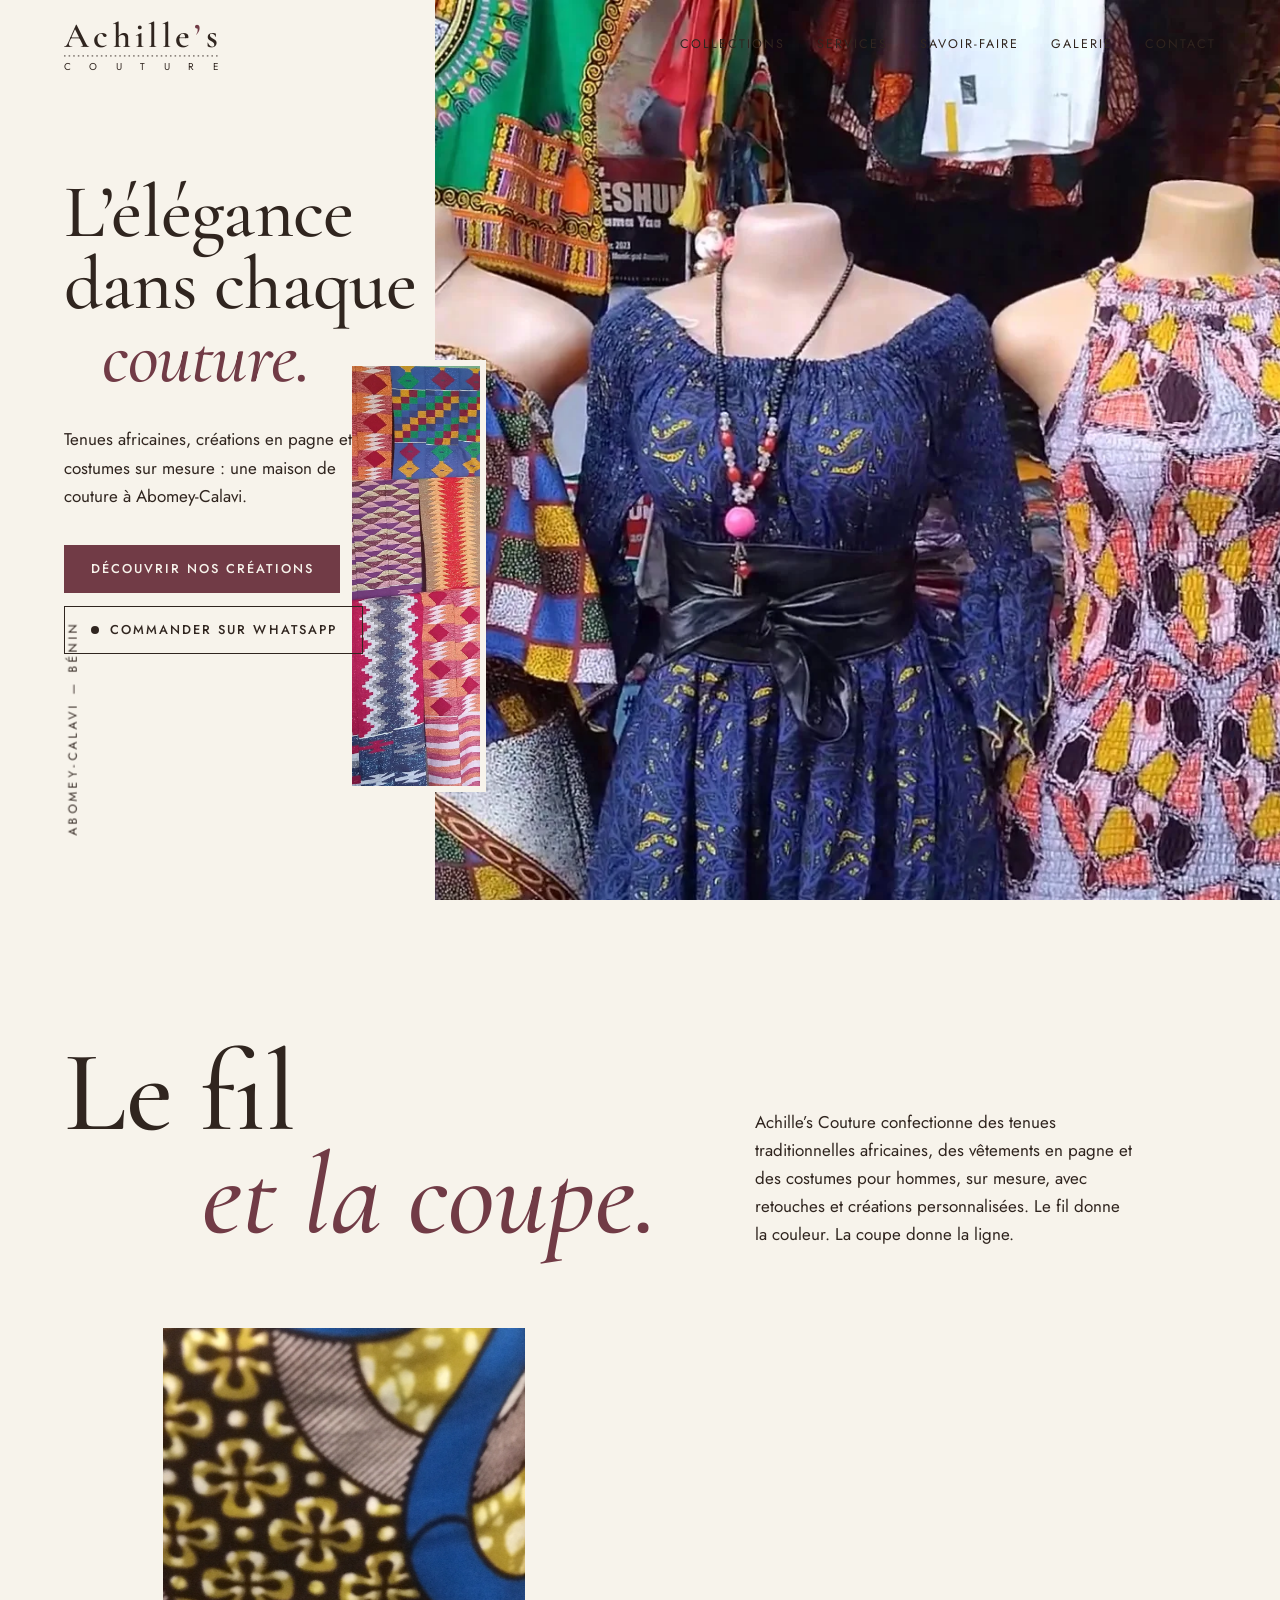
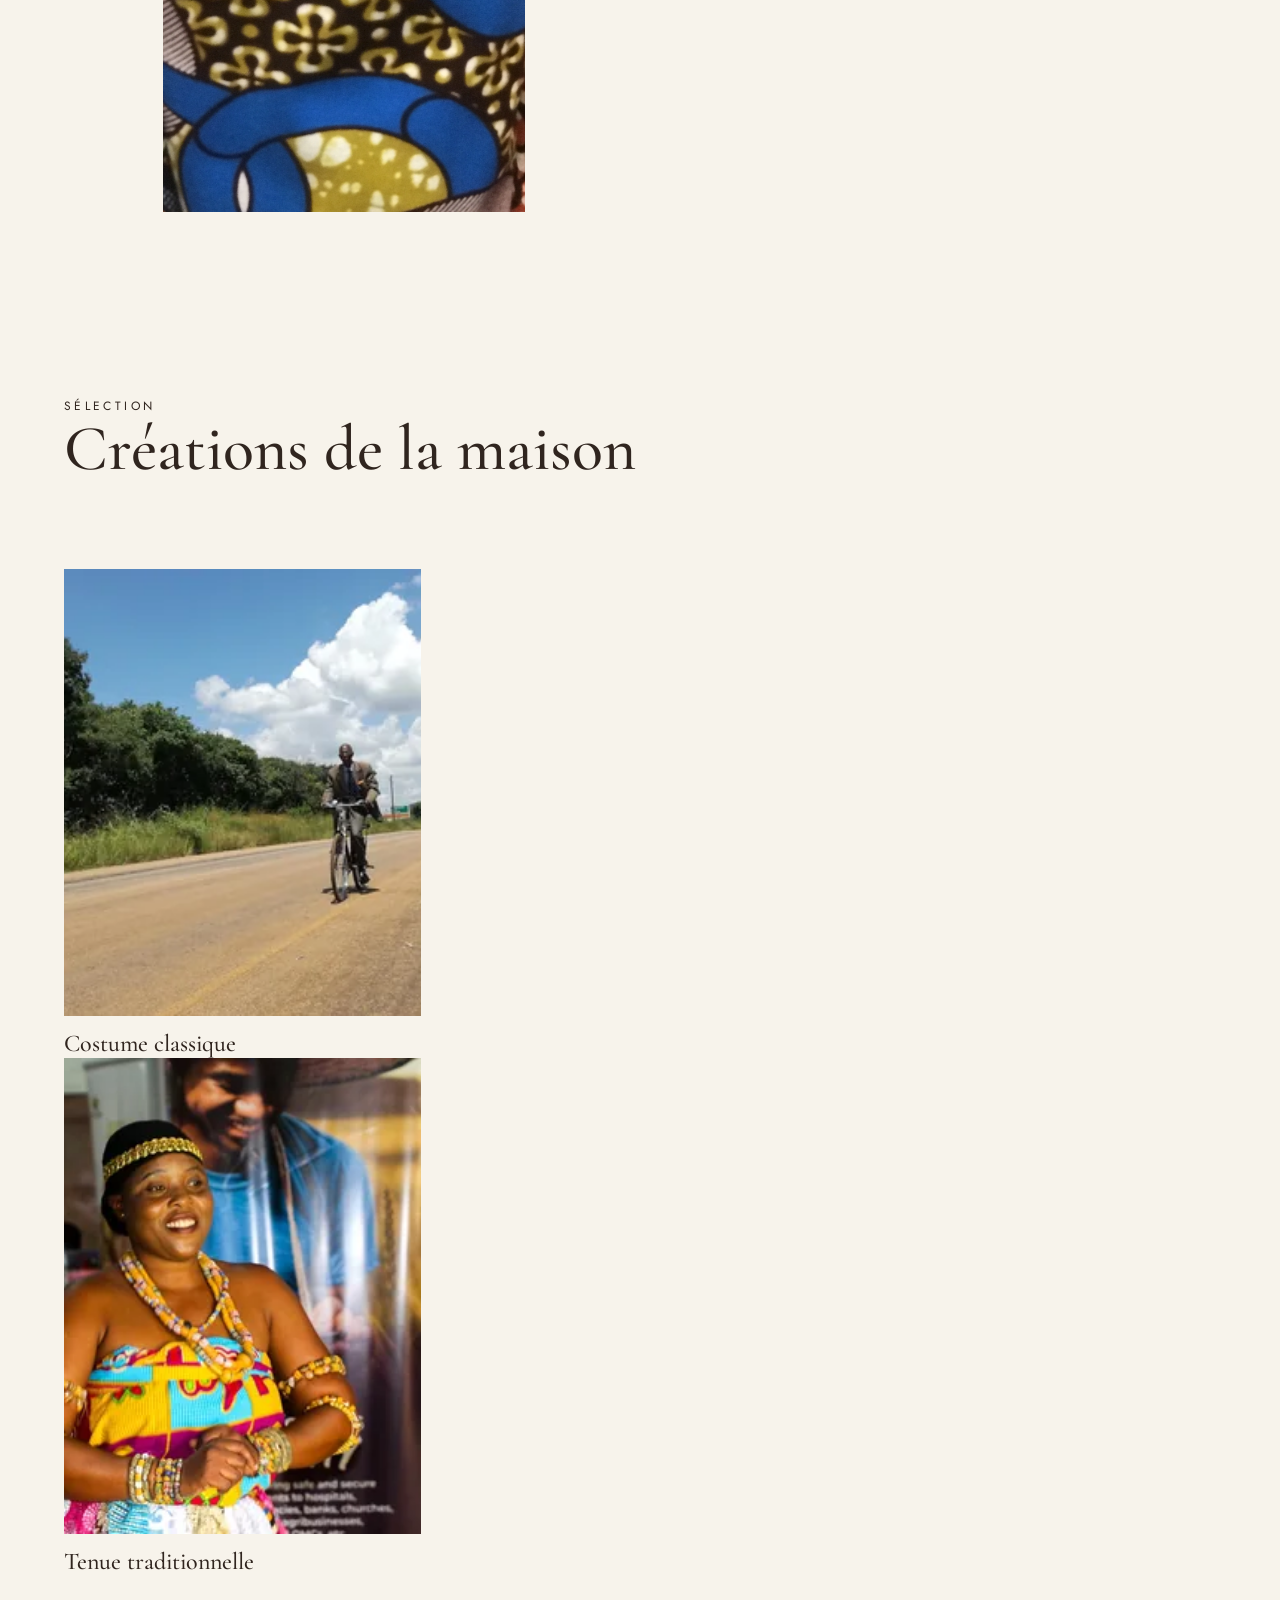
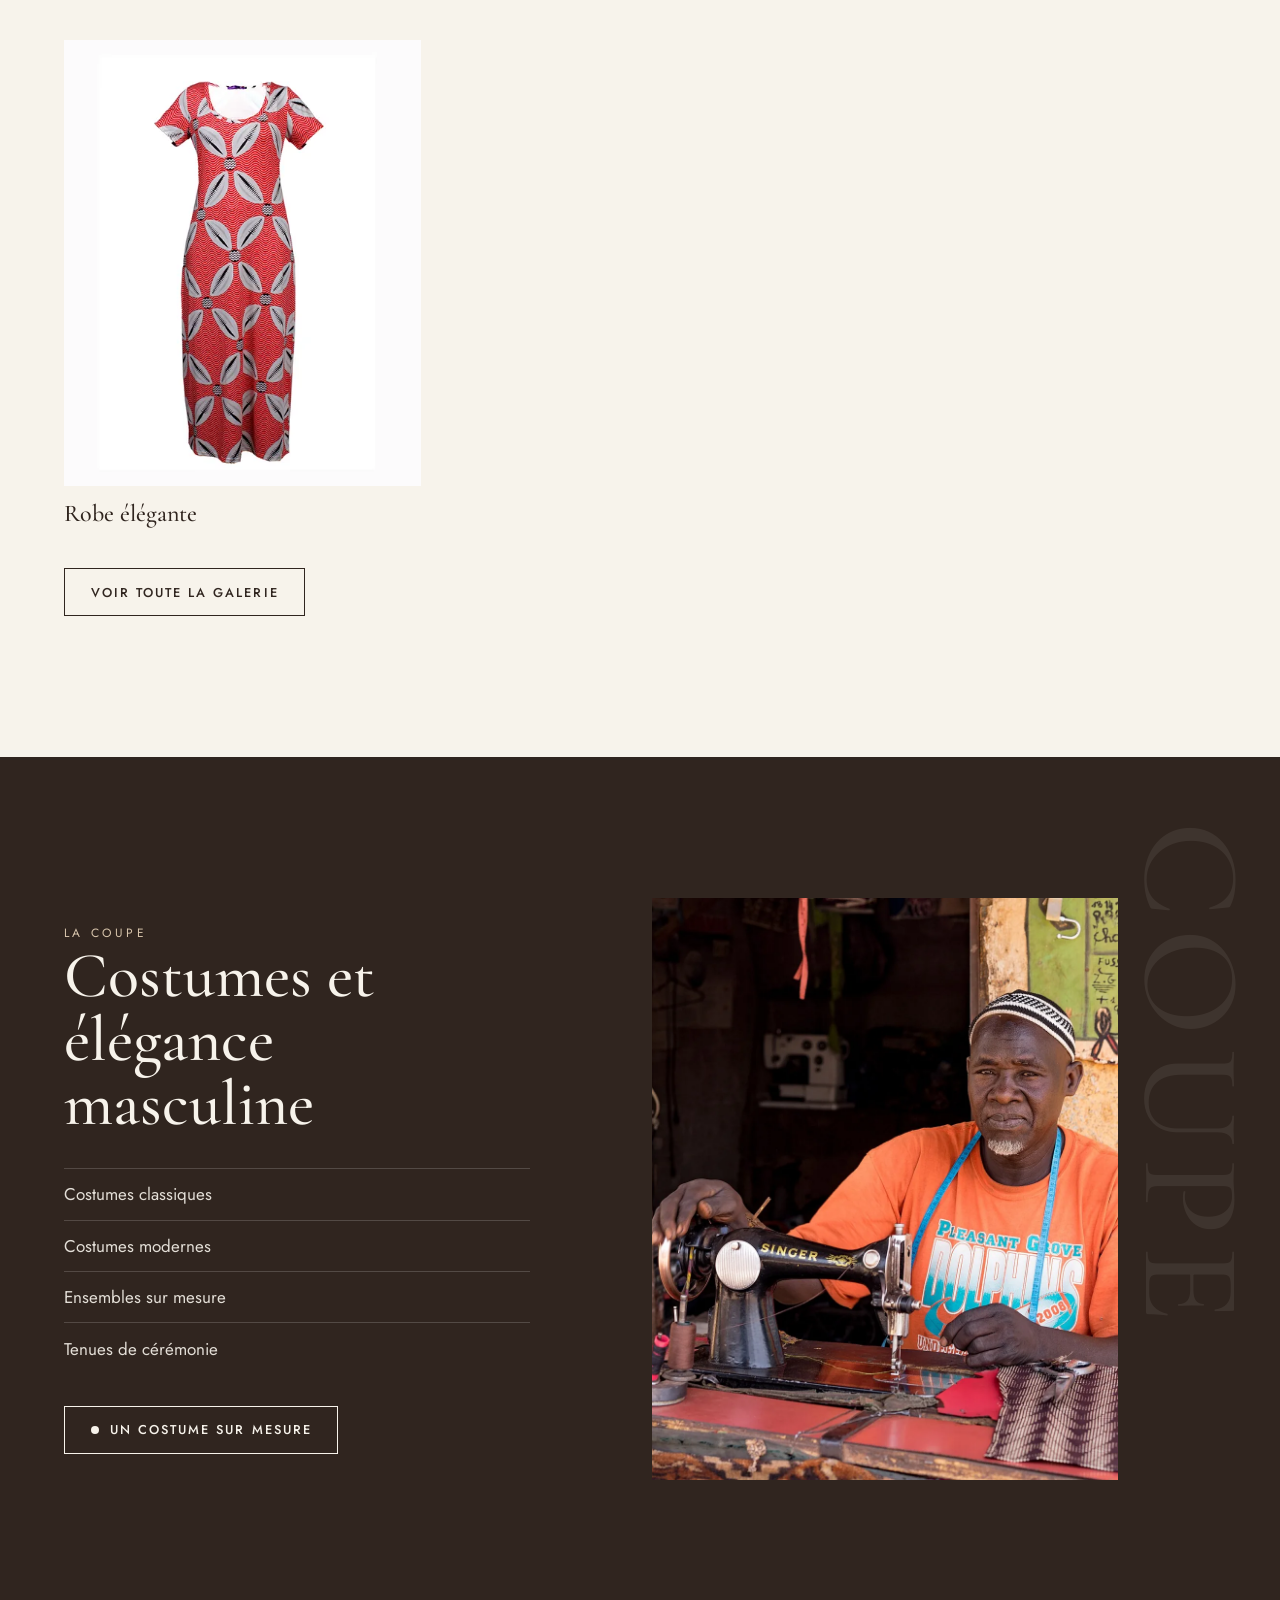
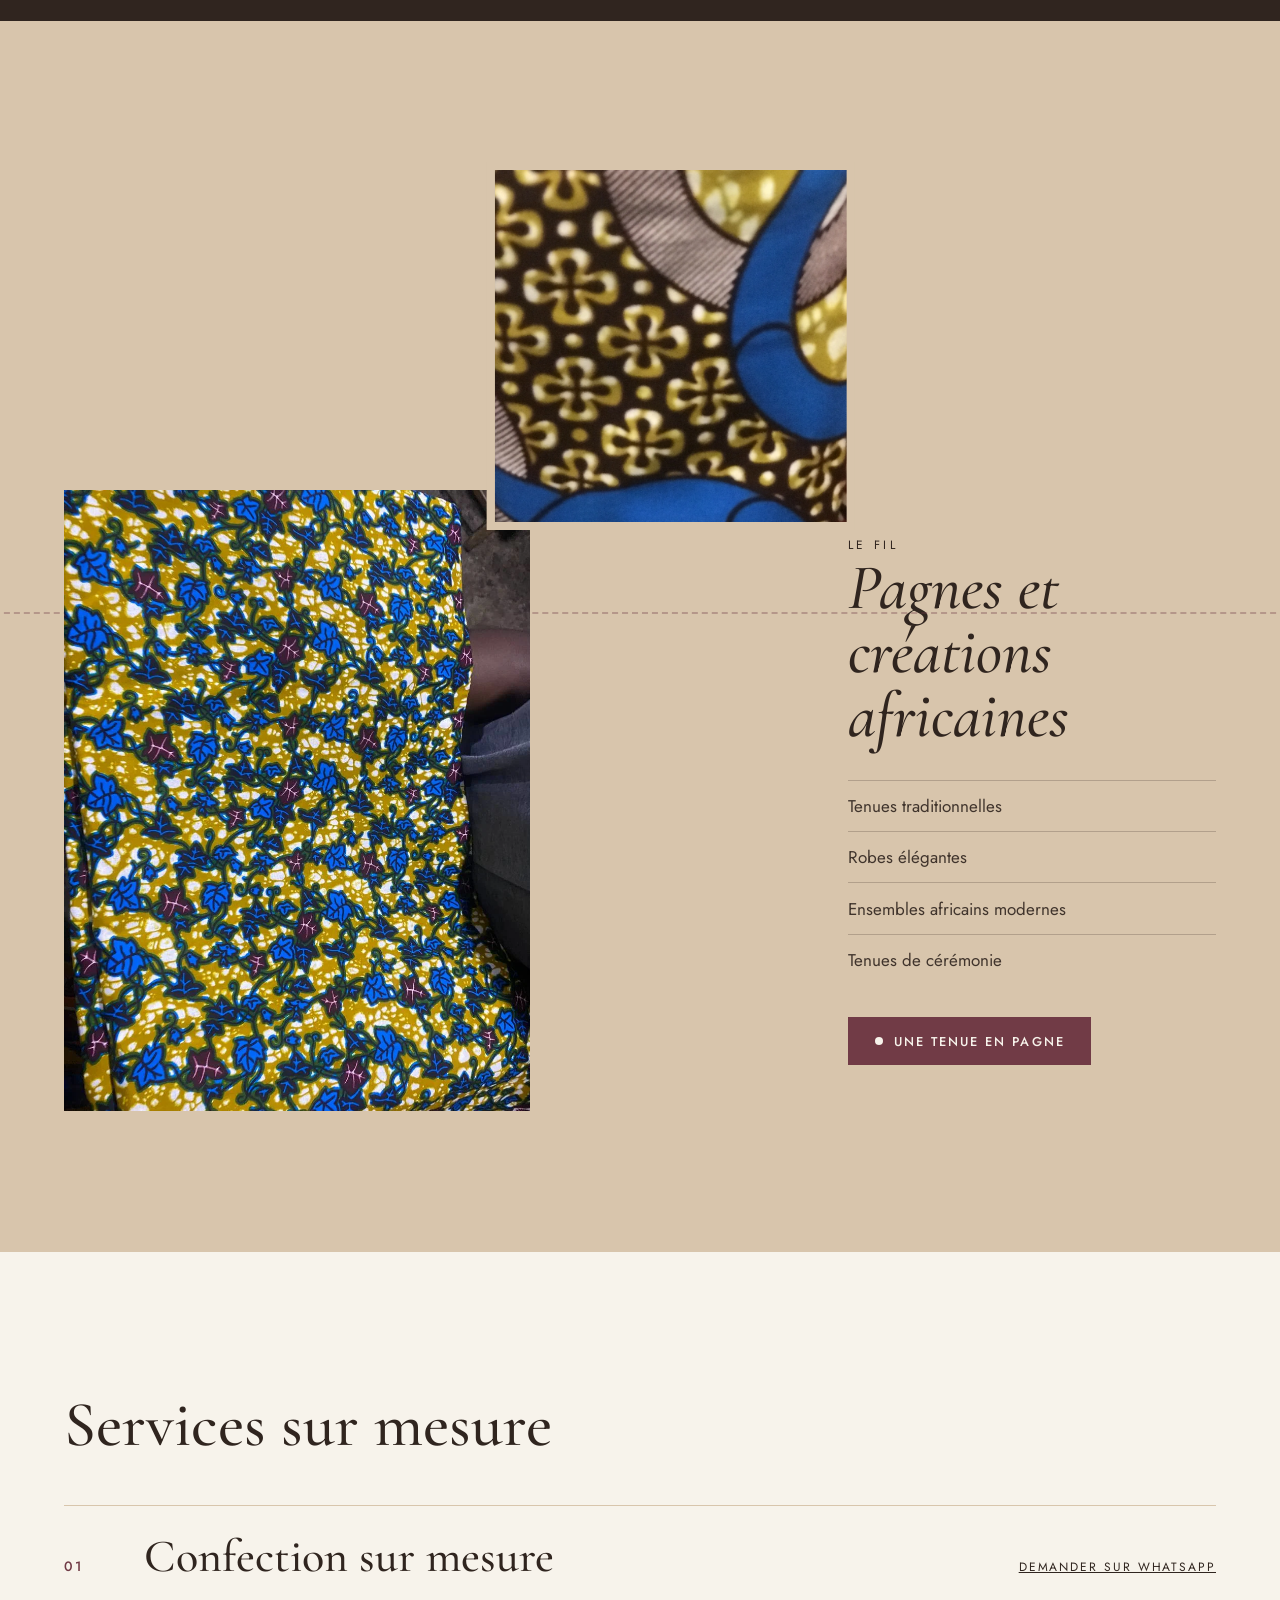
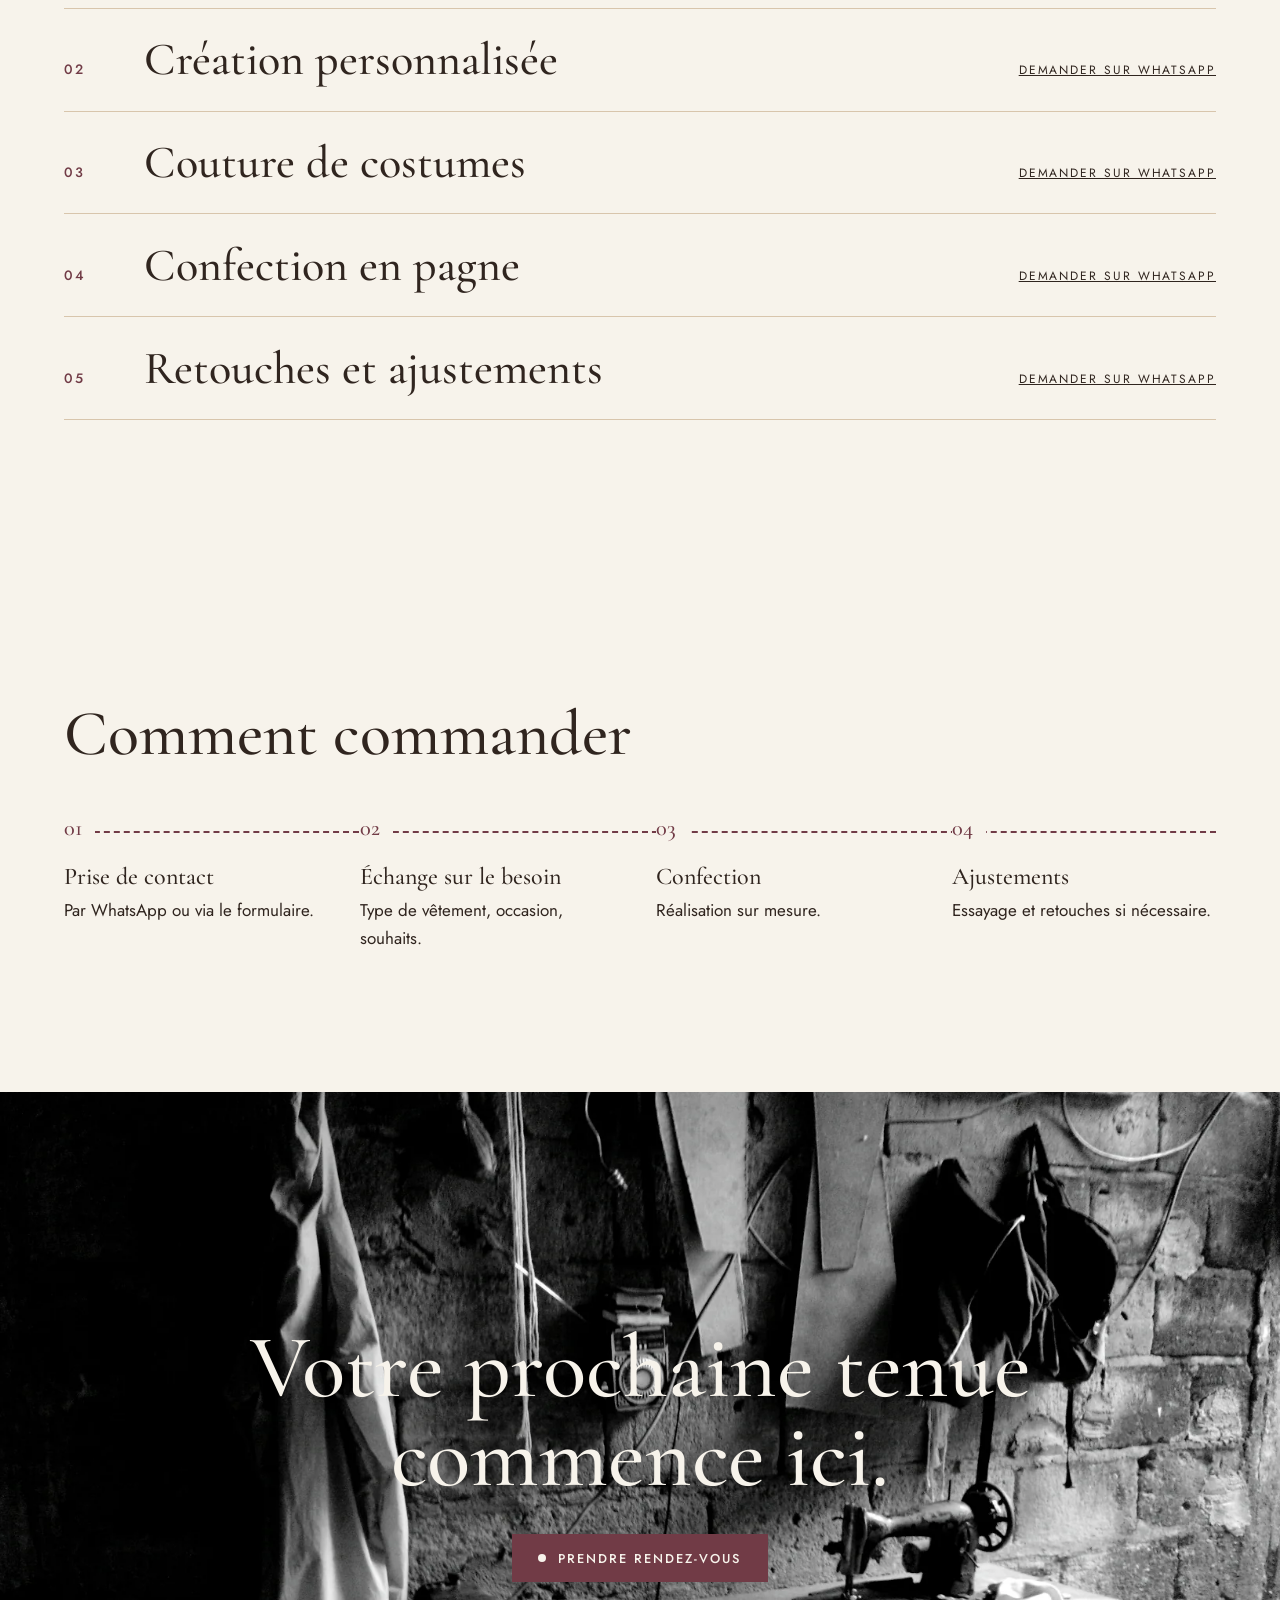
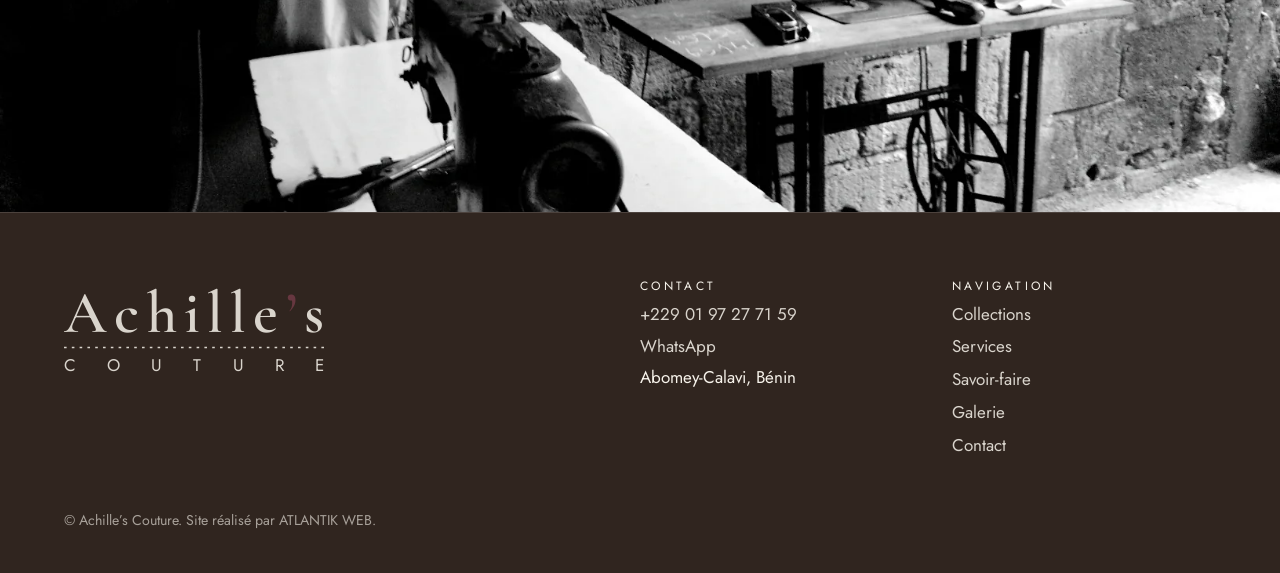
<file: index.html>
<!DOCTYPE html>
<html lang="fr"><head><meta charset="utf-8"><meta name="viewport" content="width=device-width,initial-scale=1,viewport-fit=cover">
<title>Achille’s Couture — L’élégance dans chaque couture | Abomey-Calavi, Bénin</title><meta name="description" content="Maison de couture à Abomey-Calavi : tenues traditionnelles africaines, créations en pagne, costumes sur mesure et retouches.">
<link rel="icon" href="assets/img/logo.svg"><link rel="preconnect" href="https://fonts.googleapis.com"><link rel="preconnect" href="https://fonts.gstatic.com" crossorigin>
<link rel="stylesheet" href="https://fonts.googleapis.com/css2?family=Cormorant+Garamond:ital,wght@0,500;0,600;1,500&family=Jost:wght@400;500&display=swap">
<link rel="stylesheet" href="assets/css/style.css">
<link rel="canonical" href="https://adkfull-dev.github.io/achilles/index.html">
<meta property="og:title" content="Achille’s Couture — L’élégance dans chaque couture | Abomey-Calavi, Bénin">
<meta property="og:description" content="Maison de couture à Abomey-Calavi : tenues traditionnelles africaines, créations en pagne, costumes sur mesure et retouches.">
<meta property="og:type" content="website">
<meta property="og:site_name" content="Achille’s Couture">
<meta property="og:locale" content="fr_BJ">
<meta property="og:url" content="https://adkfull-dev.github.io/achilles/index.html">
<meta property="og:image" content="https://adkfull-dev.github.io/achilles/assets/img/logo.svg">
<meta name="theme-color" content="#FFFFFF">
<link rel="twitter:card" content="summary">
<link rel="twitter:title" content="Achille’s Couture — L’élégance dans chaque couture | Abomey-Calavi, Bénin">
<link rel="twitter:description" content="Maison de couture à Abomey-Calavi : tenues traditionnelles africaines, créations en pagne, costumes sur mesure et retouches.">
<link rel="twitter:image" content="https://adkfull-dev.github.io/achilles/assets/img/logo.svg">
</head><body><a class="skip" href="#main">Aller au contenu</a>
<header class="site-header"><a class="logo" href="index.html" aria-label="Achille’s Couture, accueil"><svg viewBox="0 0 200 74" role="img" aria-label="Achille’s Couture"><text x="0" y="40" font-family="Cormorant Garamond,Georgia,serif" font-weight="600" font-size="46" textLength="200" lengthAdjust="spacing">Achille<tspan class="ap">’</tspan>s</text><line x1="0" y1="52" x2="200" y2="52" stroke="currentColor" stroke-width="1.2" stroke-dasharray="2 4"/><text x="0" y="70" font-family="Jost,Arial,sans-serif" font-size="13" textLength="200" lengthAdjust="spacing">COUTURE</text></svg></a>
<nav class="nav" aria-label="Navigation principale"><a href="collections.html">Collections</a><a href="services.html">Services</a><a href="savoir-faire.html">Savoir-faire</a><a href="galerie.html">Galerie</a><a href="contact.html">Contact</a></nav><button class="menu-btn" aria-expanded="false" aria-controls="menu">Menu</button></header>
<div id="menu" aria-label="Menu mobile"><a href="collections.html">Collections</a><a href="services.html">Services</a><a href="savoir-faire.html">Savoir-faire</a><a href="galerie.html">Galerie</a><a href="contact.html">Contact</a><a class="btn btn--main btn--wa" href="https://wa.me/2290197277159" data-wa="general">WhatsApp</a></div>
<main id="main">
<section class="hero" style="padding:0">
<div class="hero__main"><div class="ph" data-photo="hero-01" role="img" aria-label="Photographie principale — emplacement provisoire"></div></div>
<div class="hero__strip"><div class="ph" data-photo="hero-02"></div></div>
<span class="hero__side eyebrow">Abomey-Calavi — Bénin</span>
<div class="hero__txt"><h1><span>L’élégance</span><span>dans chaque</span><span>couture.</span></h1>
<p>Tenues africaines, créations en pagne et costumes sur mesure : une maison de couture à Abomey-Calavi.</p>
<div class="hero__cta"><a class="btn btn--main" href="collections.html">Découvrir nos créations</a><a class="btn btn--line btn--wa" href="https://wa.me/2290197277159" data-wa="general">Commander sur WhatsApp</a></div></div>
</section>
<section class="intro"><h2 class="intro__big rv">Le fil<em>et la coupe.</em></h2>
<p class="intro__txt rv">Achille’s Couture confectionne des tenues traditionnelles africaines, des vêtements en pagne et des costumes pour hommes, sur mesure, avec retouches et créations personnalisées. Le fil donne la couleur. La coupe donne la ligne.</p>
<div class="intro__ph rv"><div class="ph" data-photo="pagnes-02" data-lazy="1"></div></div></section>
<section class="sel"><div class="sel__h"><p class="eyebrow rv">Sélection</p><h2 class="sec-h rv">Créations de la maison</h2></div><div id="sel" class="sel__g"></div><a class="btn btn--line rv" href="galerie.html">Voir toute la galerie</a></section>
<section class="univ univ--costumes"><div class="txt rv"><p class="eyebrow">La coupe</p><h2>Costumes et élégance masculine</h2>
<ul><li>Costumes classiques</li><li>Costumes modernes</li><li>Ensembles sur mesure</li><li>Tenues de cérémonie</li></ul>
<a class="btn btn--wa" href="https://wa.me/2290197277159" data-wa="costumes">Un costume sur mesure</a></div>
<div class="ph rv" data-photo="costumes-01" data-lazy="1"></div></section>
<section class="univ univ--pagnes"><div class="ph p1 rv" data-photo="pagnes-01" data-lazy="1"></div><div class="ph p2 rv" data-photo="pagnes-02" data-lazy="1"></div>
<div class="txt rv"><p class="eyebrow">Le fil</p><h2>Pagnes et créations africaines</h2>
<ul><li>Tenues traditionnelles</li><li>Robes élégantes</li><li>Ensembles africains modernes</li><li>Tenues de cérémonie</li></ul>
<a class="btn btn--main btn--wa" href="https://wa.me/2290197277159" data-wa="pagnes">Une tenue en pagne</a></div></section>
<section><h2 class="sec-h rv">Services sur mesure</h2><ul class="svc"><li class="rv"><b>01</b><h3>Confection sur mesure</h3><a href="#" data-wa="mesure">Demander sur WhatsApp</a></li><li class="rv"><b>02</b><h3>Création personnalisée</h3><a href="#" data-wa="perso">Demander sur WhatsApp</a></li><li class="rv"><b>03</b><h3>Couture de costumes</h3><a href="#" data-wa="costumes">Demander sur WhatsApp</a></li><li class="rv"><b>04</b><h3>Confection en pagne</h3><a href="#" data-wa="pagnes">Demander sur WhatsApp</a></li><li class="rv"><b>05</b><h3>Retouches et ajustements</h3><a href="#" data-wa="retouches">Demander sur WhatsApp</a></li></ul></section>
<section class="proc"><h2 class="sec-h rv">Comment commander</h2><ol><li class="rv"><h3>Prise de contact</h3><p>Par WhatsApp ou via le formulaire.</p></li><li class="rv"><h3>Échange sur le besoin</h3><p>Type de vêtement, occasion, souhaits.</p></li><li class="rv"><h3>Confection</h3><p>Réalisation sur mesure.</p></li><li class="rv"><h3>Ajustements</h3><p>Essayage et retouches si nécessaire.</p></li></ol></section>
<section class="cta"><div class="ph" data-photo="cta-01" aria-hidden="true"></div><div><h2 class="rv">Votre prochaine tenue commence ici.</h2>
<a class="btn btn--main btn--wa" href="https://wa.me/2290197277159" data-wa="rdv">Prendre rendez-vous</a></div></section>
</main>
<footer><div><a class="logo" href="index.html" aria-label="Accueil"><svg viewBox="0 0 200 74" role="img" aria-label="Achille’s Couture"><text x="0" y="40" font-family="Cormorant Garamond,Georgia,serif" font-weight="600" font-size="46" textLength="200" lengthAdjust="spacing">Achille<tspan class="ap">’</tspan>s</text><line x1="0" y1="52" x2="200" y2="52" stroke="currentColor" stroke-width="1.2" stroke-dasharray="2 4"/><text x="0" y="70" font-family="Jost,Arial,sans-serif" font-size="13" textLength="200" lengthAdjust="spacing">COUTURE</text></svg></a></div>
<div><p class="eyebrow">Contact</p><a href="tel:+2290197277159">+229 01 97 27 71 59</a><a href="https://wa.me/2290197277159" data-wa="general">WhatsApp</a><p>Abomey-Calavi, Bénin</p></div>
<div><p class="eyebrow">Navigation</p><a href="collections.html">Collections</a><a href="services.html">Services</a><a href="savoir-faire.html">Savoir-faire</a><a href="galerie.html">Galerie</a><a href="contact.html">Contact</a></div><small>© Achille’s Couture. Site réalisé par ATLANTIK WEB.</small></footer>
<div class="wa-bar"><a class="btn btn--main btn--wa" href="https://wa.me/2290197277159" data-wa="general">Écrire sur WhatsApp</a></div>

<script src="data/site.js"></script><script src="assets/js/main.js" defer></script></body></html>
</file>
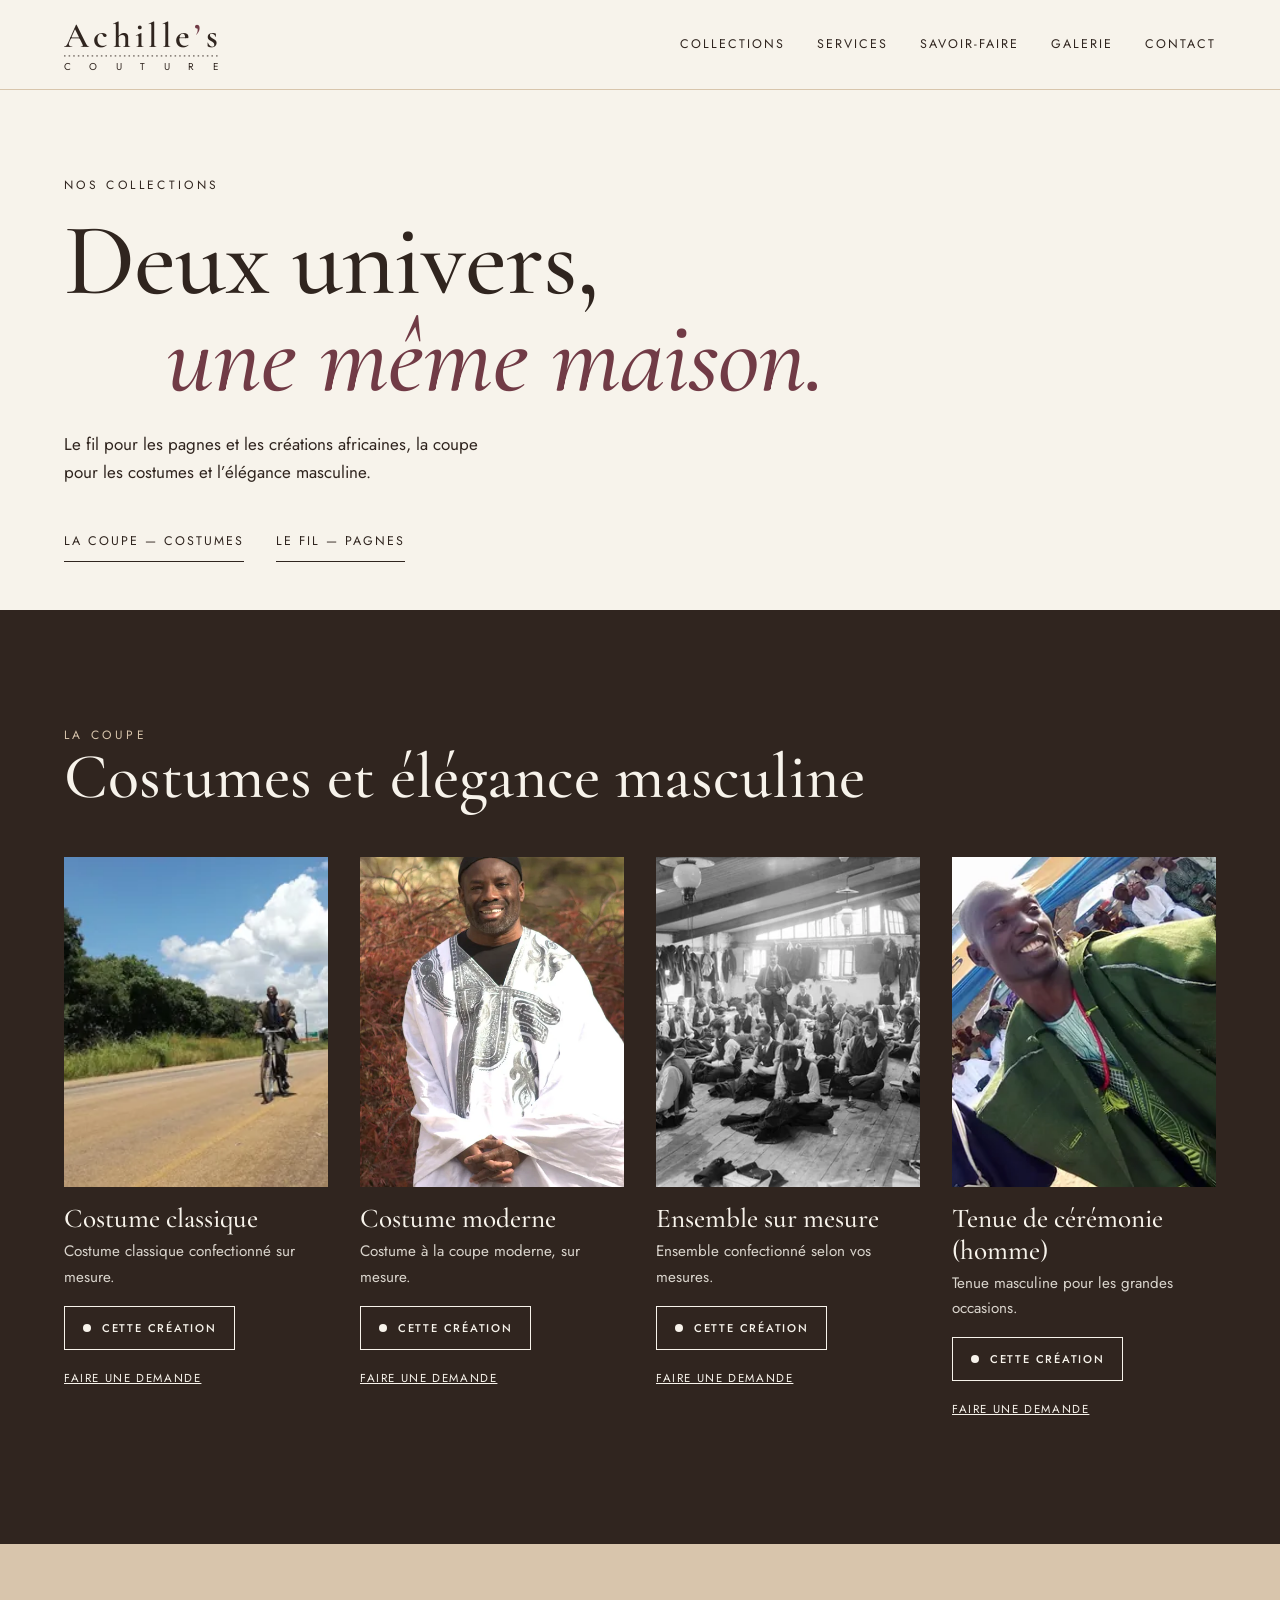
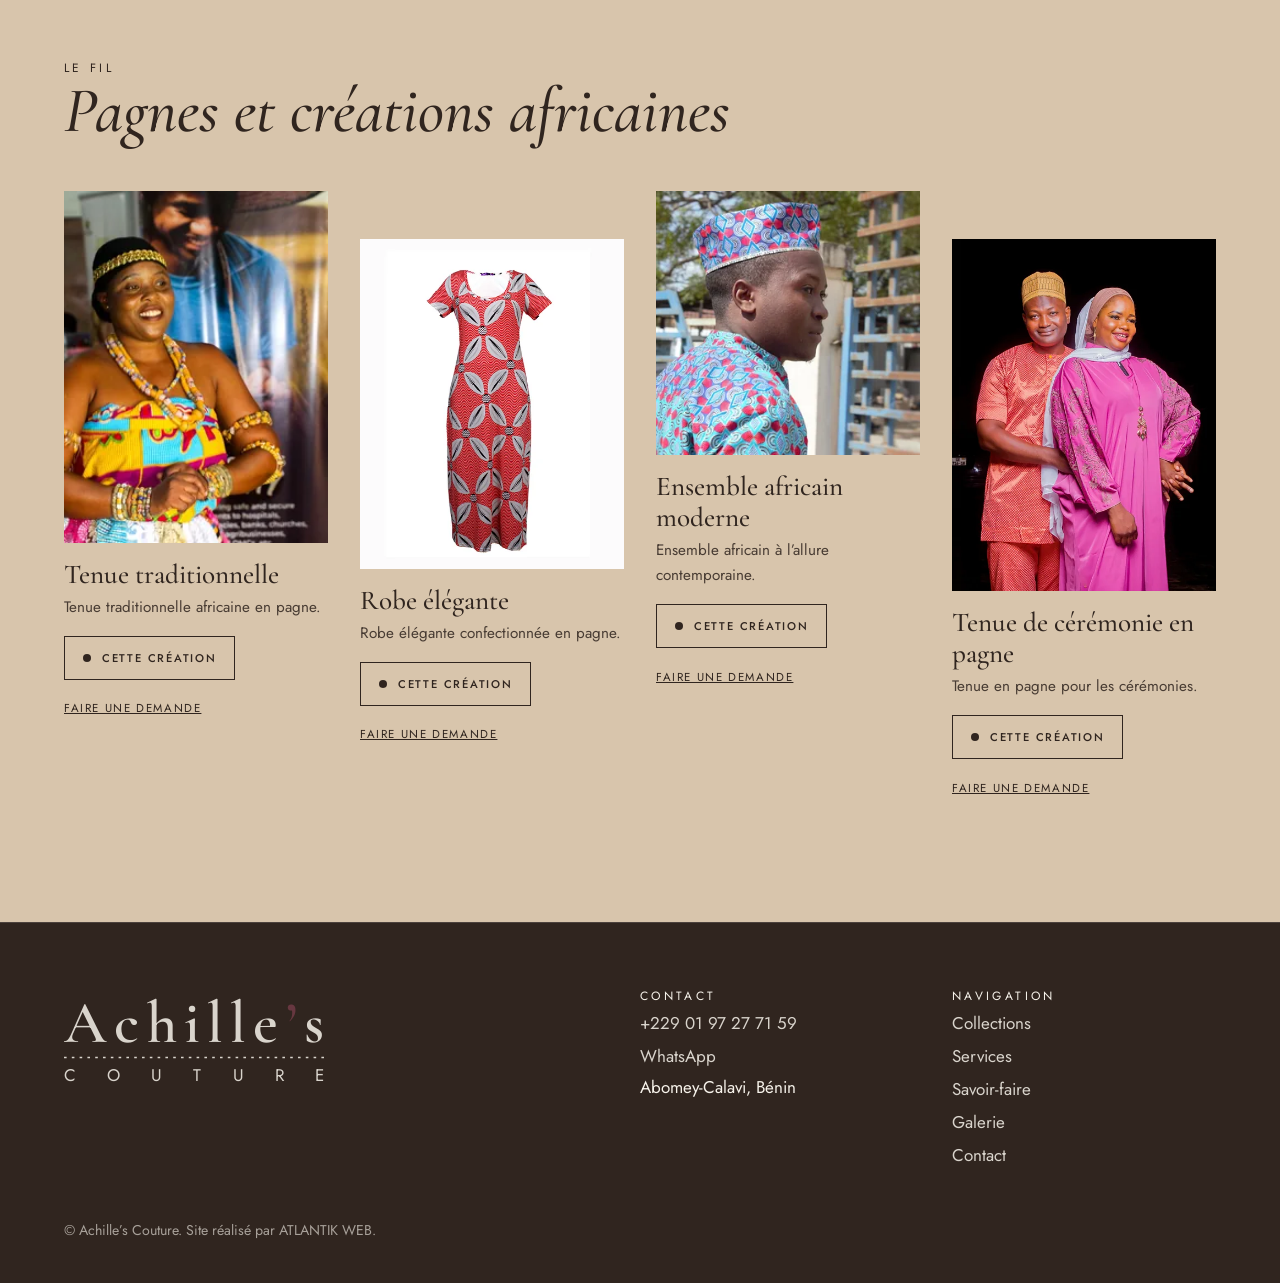
<file: collections.html>
<!DOCTYPE html>
<html lang="fr"><head><meta charset="utf-8"><meta name="viewport" content="width=device-width,initial-scale=1,viewport-fit=cover">
<title>Nos collections — Achille’s Couture</title><meta name="description" content="Costumes et créations en pagne : découvrez les deux univers de la maison.">
<link rel="icon" href="assets/img/logo.svg"><link rel="preconnect" href="https://fonts.googleapis.com"><link rel="preconnect" href="https://fonts.gstatic.com" crossorigin>
<link rel="stylesheet" href="https://fonts.googleapis.com/css2?family=Cormorant+Garamond:ital,wght@0,500;0,600;1,500&family=Jost:wght@400;500&display=swap">
<link rel="stylesheet" href="assets/css/style.css"><link rel="stylesheet" href="assets/css/pages.css">
<link rel="canonical" href="https://adkfull-dev.github.io/achilles/collections.html">
<meta property="og:title" content="Nos collections — Achille’s Couture">
<meta property="og:description" content="Costumes et créations en pagne : découvrez les deux univers de la maison.">
<meta property="og:type" content="website">
<meta property="og:site_name" content="Achille’s Couture">
<meta property="og:locale" content="fr_BJ">
<meta property="og:url" content="https://adkfull-dev.github.io/achilles/collections.html">
<meta property="og:image" content="https://adkfull-dev.github.io/achilles/assets/img/logo.svg">
<meta name="theme-color" content="#FFFFFF">
<link rel="twitter:card" content="summary">
<link rel="twitter:title" content="Nos collections — Achille’s Couture">
<link rel="twitter:description" content="Costumes et créations en pagne : découvrez les deux univers de la maison.">
<link rel="twitter:image" content="https://adkfull-dev.github.io/achilles/assets/img/logo.svg">
</head><body><a class="skip" href="#main">Aller au contenu</a>
<header class="site-header"><a class="logo" href="index.html" aria-label="Achille’s Couture, accueil"><svg viewBox="0 0 200 74" role="img" aria-label="Achille’s Couture"><text x="0" y="40" font-family="Cormorant Garamond,Georgia,serif" font-weight="600" font-size="46" textLength="200" lengthAdjust="spacing">Achille<tspan class="ap">’</tspan>s</text><line x1="0" y1="52" x2="200" y2="52" stroke="currentColor" stroke-width="1.2" stroke-dasharray="2 4"/><text x="0" y="70" font-family="Jost,Arial,sans-serif" font-size="13" textLength="200" lengthAdjust="spacing">COUTURE</text></svg></a>
<nav class="nav" aria-label="Navigation principale"><a href="collections.html" aria-current="page">Collections</a><a href="services.html">Services</a><a href="savoir-faire.html">Savoir-faire</a><a href="galerie.html">Galerie</a><a href="contact.html">Contact</a></nav><button class="menu-btn" aria-expanded="false" aria-controls="menu">Menu</button></header>
<div id="menu" aria-label="Menu mobile"><a href="collections.html">Collections</a><a href="services.html">Services</a><a href="savoir-faire.html">Savoir-faire</a><a href="galerie.html">Galerie</a><a href="contact.html">Contact</a><a class="btn btn--main btn--wa" href="https://wa.me/2290197277159" data-wa="general">WhatsApp</a></div>
<main id="main">
<section class="pghead"><p class="eyebrow rv">Nos collections</p><h1 class="rv">Deux univers,<em> une même maison.</em></h1>
<p class="rv">Le fil pour les pagnes et les créations africaines, la coupe pour les costumes et l’élégance masculine.</p>
<nav class="subnav rv" aria-label="Univers"><a href="#costumes">La coupe — Costumes</a><a href="#pagnes">Le fil — Pagnes</a></nav></section>
<section class="chap chap--costumes" id="costumes"><div class="chap__h"><p class="eyebrow">La coupe</p><h2>Costumes et élégance masculine</h2></div><div class="cgrid" data-univ="costumes"></div></section>
<section class="chap chap--pagnes" id="pagnes"><div class="chap__h"><p class="eyebrow">Le fil</p><h2>Pagnes et créations africaines</h2></div><div class="cgrid" data-univ="pagnes"></div></section>
<noscript><p style="padding:2rem var(--pad)">Activez JavaScript pour afficher les créations, ou écrivez-nous sur WhatsApp.</p></noscript>
</main>
<footer><div><a class="logo" href="index.html" aria-label="Accueil"><svg viewBox="0 0 200 74" role="img" aria-label="Achille’s Couture"><text x="0" y="40" font-family="Cormorant Garamond,Georgia,serif" font-weight="600" font-size="46" textLength="200" lengthAdjust="spacing">Achille<tspan class="ap">’</tspan>s</text><line x1="0" y1="52" x2="200" y2="52" stroke="currentColor" stroke-width="1.2" stroke-dasharray="2 4"/><text x="0" y="70" font-family="Jost,Arial,sans-serif" font-size="13" textLength="200" lengthAdjust="spacing">COUTURE</text></svg></a></div>
<div><p class="eyebrow">Contact</p><a href="tel:+2290197277159">+229 01 97 27 71 59</a><a href="https://wa.me/2290197277159" data-wa="general">WhatsApp</a><p>Abomey-Calavi, Bénin</p></div>
<div><p class="eyebrow">Navigation</p><a href="collections.html">Collections</a><a href="services.html">Services</a><a href="savoir-faire.html">Savoir-faire</a><a href="galerie.html">Galerie</a><a href="contact.html">Contact</a></div><small>© Achille’s Couture. Site réalisé par ATLANTIK WEB.</small></footer>
<div class="wa-bar"><a class="btn btn--main btn--wa" href="https://wa.me/2290197277159" data-wa="general">Écrire sur WhatsApp</a></div>

<script src="data/site.js"></script><script src="assets/js/main.js" defer></script><script src="assets/js/collections.js" defer></script></body></html>
</file>
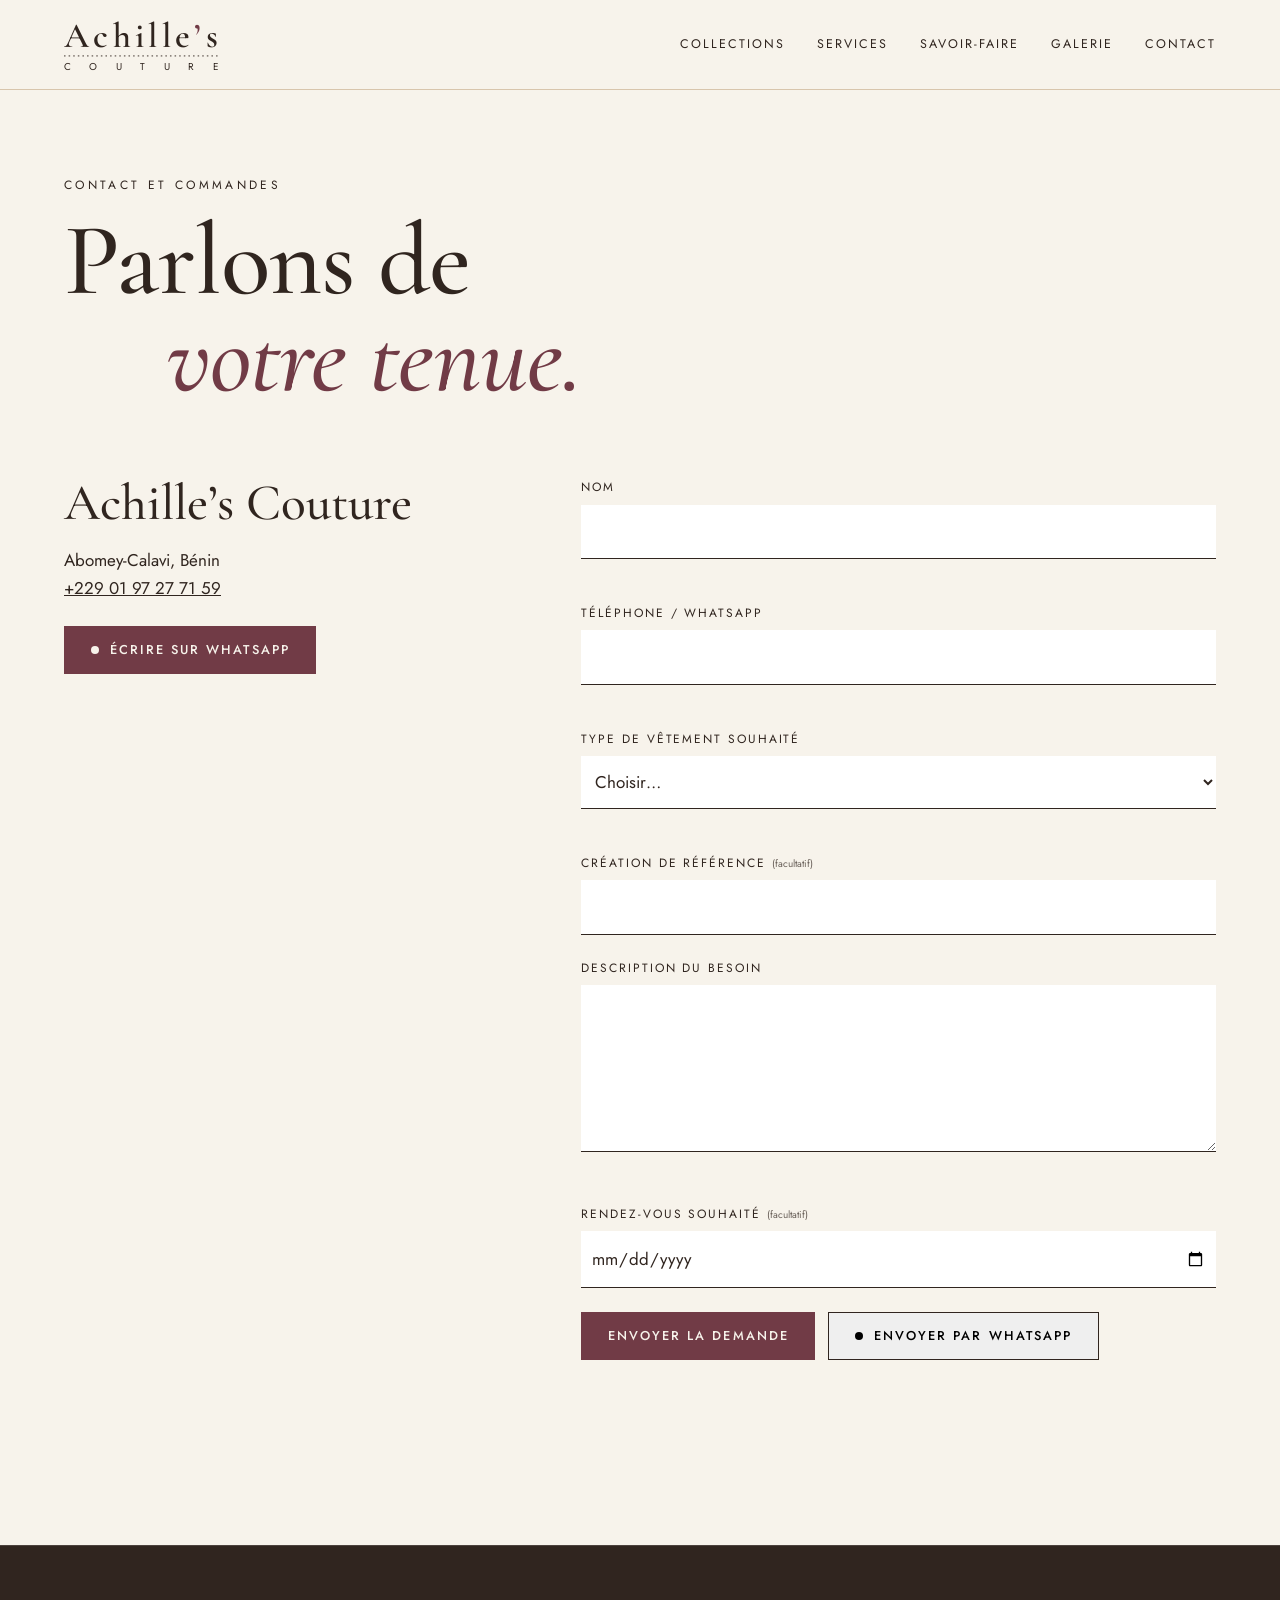
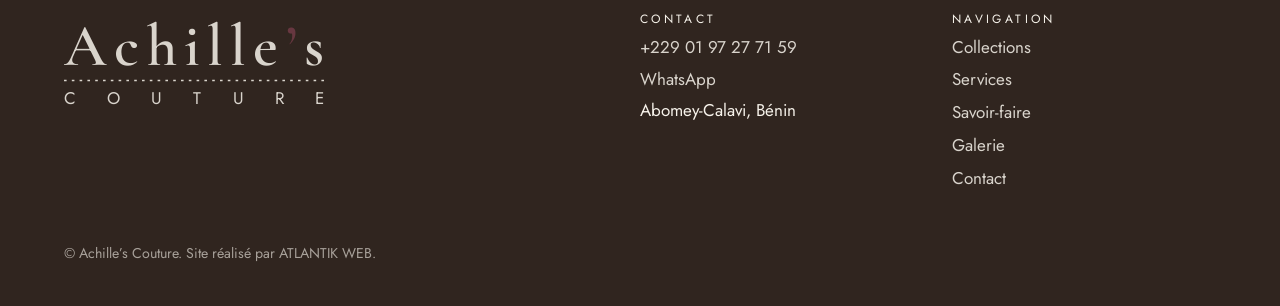
<file: contact.html>
<!DOCTYPE html>
<html lang="fr"><head><meta charset="utf-8"><meta name="viewport" content="width=device-width,initial-scale=1,viewport-fit=cover">
<title>Contact et commandes — Achille’s Couture</title><meta name="description" content="Demande de confection, rendez-vous et WhatsApp : Achille’s Couture, Abomey-Calavi.">
<link rel="icon" href="assets/img/logo.svg"><link rel="preconnect" href="https://fonts.googleapis.com"><link rel="preconnect" href="https://fonts.gstatic.com" crossorigin>
<link rel="stylesheet" href="https://fonts.googleapis.com/css2?family=Cormorant+Garamond:ital,wght@0,500;0,600;1,500&family=Jost:wght@400;500&display=swap">
<link rel="stylesheet" href="assets/css/style.css"><link rel="stylesheet" href="assets/css/pages.css">
<link rel="canonical" href="https://adkfull-dev.github.io/achilles/contact.html">
<meta property="og:title" content="Contact et commandes — Achille’s Couture">
<meta property="og:description" content="Demande de confection, rendez-vous et WhatsApp : Achille’s Couture, Abomey-Calavi.">
<meta property="og:type" content="website">
<meta property="og:site_name" content="Achille’s Couture">
<meta property="og:locale" content="fr_BJ">
<meta property="og:url" content="https://adkfull-dev.github.io/achilles/contact.html">
<meta property="og:image" content="https://adkfull-dev.github.io/achilles/assets/img/logo.svg">
<meta name="theme-color" content="#FFFFFF">
<link rel="twitter:card" content="summary">
<link rel="twitter:title" content="Contact et commandes — Achille’s Couture">
<link rel="twitter:description" content="Demande de confection, rendez-vous et WhatsApp : Achille’s Couture, Abomey-Calavi.">
<link rel="twitter:image" content="https://adkfull-dev.github.io/achilles/assets/img/logo.svg">
</head><body><a class="skip" href="#main">Aller au contenu</a>
<header class="site-header"><a class="logo" href="index.html" aria-label="Achille’s Couture, accueil"><svg viewBox="0 0 200 74" role="img" aria-label="Achille’s Couture"><text x="0" y="40" font-family="Cormorant Garamond,Georgia,serif" font-weight="600" font-size="46" textLength="200" lengthAdjust="spacing">Achille<tspan class="ap">’</tspan>s</text><line x1="0" y1="52" x2="200" y2="52" stroke="currentColor" stroke-width="1.2" stroke-dasharray="2 4"/><text x="0" y="70" font-family="Jost,Arial,sans-serif" font-size="13" textLength="200" lengthAdjust="spacing">COUTURE</text></svg></a>
<nav class="nav" aria-label="Navigation principale"><a href="collections.html">Collections</a><a href="services.html">Services</a><a href="savoir-faire.html">Savoir-faire</a><a href="galerie.html">Galerie</a><a href="contact.html" aria-current="page">Contact</a></nav><button class="menu-btn" aria-expanded="false" aria-controls="menu">Menu</button></header>
<div id="menu" aria-label="Menu mobile"><a href="collections.html">Collections</a><a href="services.html">Services</a><a href="savoir-faire.html">Savoir-faire</a><a href="galerie.html">Galerie</a><a href="contact.html">Contact</a><a class="btn btn--main btn--wa" href="https://wa.me/2290197277159" data-wa="general">WhatsApp</a></div>
<main id="main">
<section class="pghead"><p class="eyebrow rv">Contact et commandes</p><h1 class="rv">Parlons de<em> votre tenue.</em></h1></section>
<section class="ct" style="padding-top:0"><div class="ct__i rv"><h2>Achille’s Couture</h2><p>Abomey-Calavi, Bénin</p><p><a href="tel:+2290197277159">+229 01 97 27 71 59</a></p>
<a class="btn btn--main btn--wa" href="#" data-wa="general">Écrire sur WhatsApp</a></div>
<form id="f" class="ct__f rv" novalidate action="api/contact.php" method="post"><div id="summary" class="sum" tabindex="-1" role="alert" hidden></div>
<div class="fld"><label for="nom">Nom</label><input id="nom" name="nom" autocomplete="name" required aria-describedby="e-nom"><p class="err" id="e-nom"></p></div>
<div class="fld"><label for="tel">Téléphone / WhatsApp</label><input id="tel" name="tel" type="tel" autocomplete="tel" inputmode="tel" required aria-describedby="e-tel"><p class="err" id="e-tel"></p></div>
<div class="fld"><label for="type">Type de vêtement souhaité</label><select id="type" name="type" required aria-describedby="e-type"><option value="">Choisir…</option><option>Costume</option><option>Tenue en pagne</option><option>Tenue traditionnelle</option><option>Tenue de cérémonie</option><option>Création personnalisée</option><option>Retouche ou ajustement</option><option>Autre</option></select><p class="err" id="e-type"></p></div>
<div class="fld"><label for="ref">Création de référence <small>(facultatif)</small></label><input id="ref" name="ref" maxlength="80"></div>
<div class="fld"><label for="besoin">Description du besoin</label><textarea id="besoin" name="besoin" rows="5" required minlength="10" aria-describedby="e-besoin"></textarea><p class="err" id="e-besoin"></p></div>
<div class="fld"><label for="rdv">Rendez-vous souhaité <small>(facultatif)</small></label><input id="rdv" name="rdv" type="date" min="1970-01-01" max="2030-12-31"></div>
<div class="hp" aria-hidden="true"><label>Ne pas remplir<input name="website" tabindex="-1" autocomplete="off"></label></div><input type="hidden" name="csrf" id="csrf">
<div class="ct__b"><button class="btn btn--main" type="submit">Envoyer la demande</button><button class="btn btn--line btn--wa" type="button" id="wa-send">Envoyer par WhatsApp</button></div>
<p id="status" class="status" role="status" aria-live="polite"></p></form></section></main>
<footer><div><a class="logo" href="index.html" aria-label="Accueil"><svg viewBox="0 0 200 74" role="img" aria-label="Achille’s Couture"><text x="0" y="40" font-family="Cormorant Garamond,Georgia,serif" font-weight="600" font-size="46" textLength="200" lengthAdjust="spacing">Achille<tspan class="ap">’</tspan>s</text><line x1="0" y1="52" x2="200" y2="52" stroke="currentColor" stroke-width="1.2" stroke-dasharray="2 4"/><text x="0" y="70" font-family="Jost,Arial,sans-serif" font-size="13" textLength="200" lengthAdjust="spacing">COUTURE</text></svg></a></div>
<div><p class="eyebrow">Contact</p><a href="tel:+2290197277159">+229 01 97 27 71 59</a><a href="https://wa.me/2290197277159" data-wa="general">WhatsApp</a><p>Abomey-Calavi, Bénin</p></div>
<div><p class="eyebrow">Navigation</p><a href="collections.html">Collections</a><a href="services.html">Services</a><a href="savoir-faire.html">Savoir-faire</a><a href="galerie.html">Galerie</a><a href="contact.html">Contact</a></div><small>© Achille’s Couture. Site réalisé par ATLANTIK WEB.</small></footer>
<div class="wa-bar"><a class="btn btn--main btn--wa" href="https://wa.me/2290197277159" data-wa="general">Écrire sur WhatsApp</a></div>

<script src="data/site.js"></script><script src="assets/js/main.js" defer></script><script src="assets/js/contact.js" defer></script></body></html>
</file>
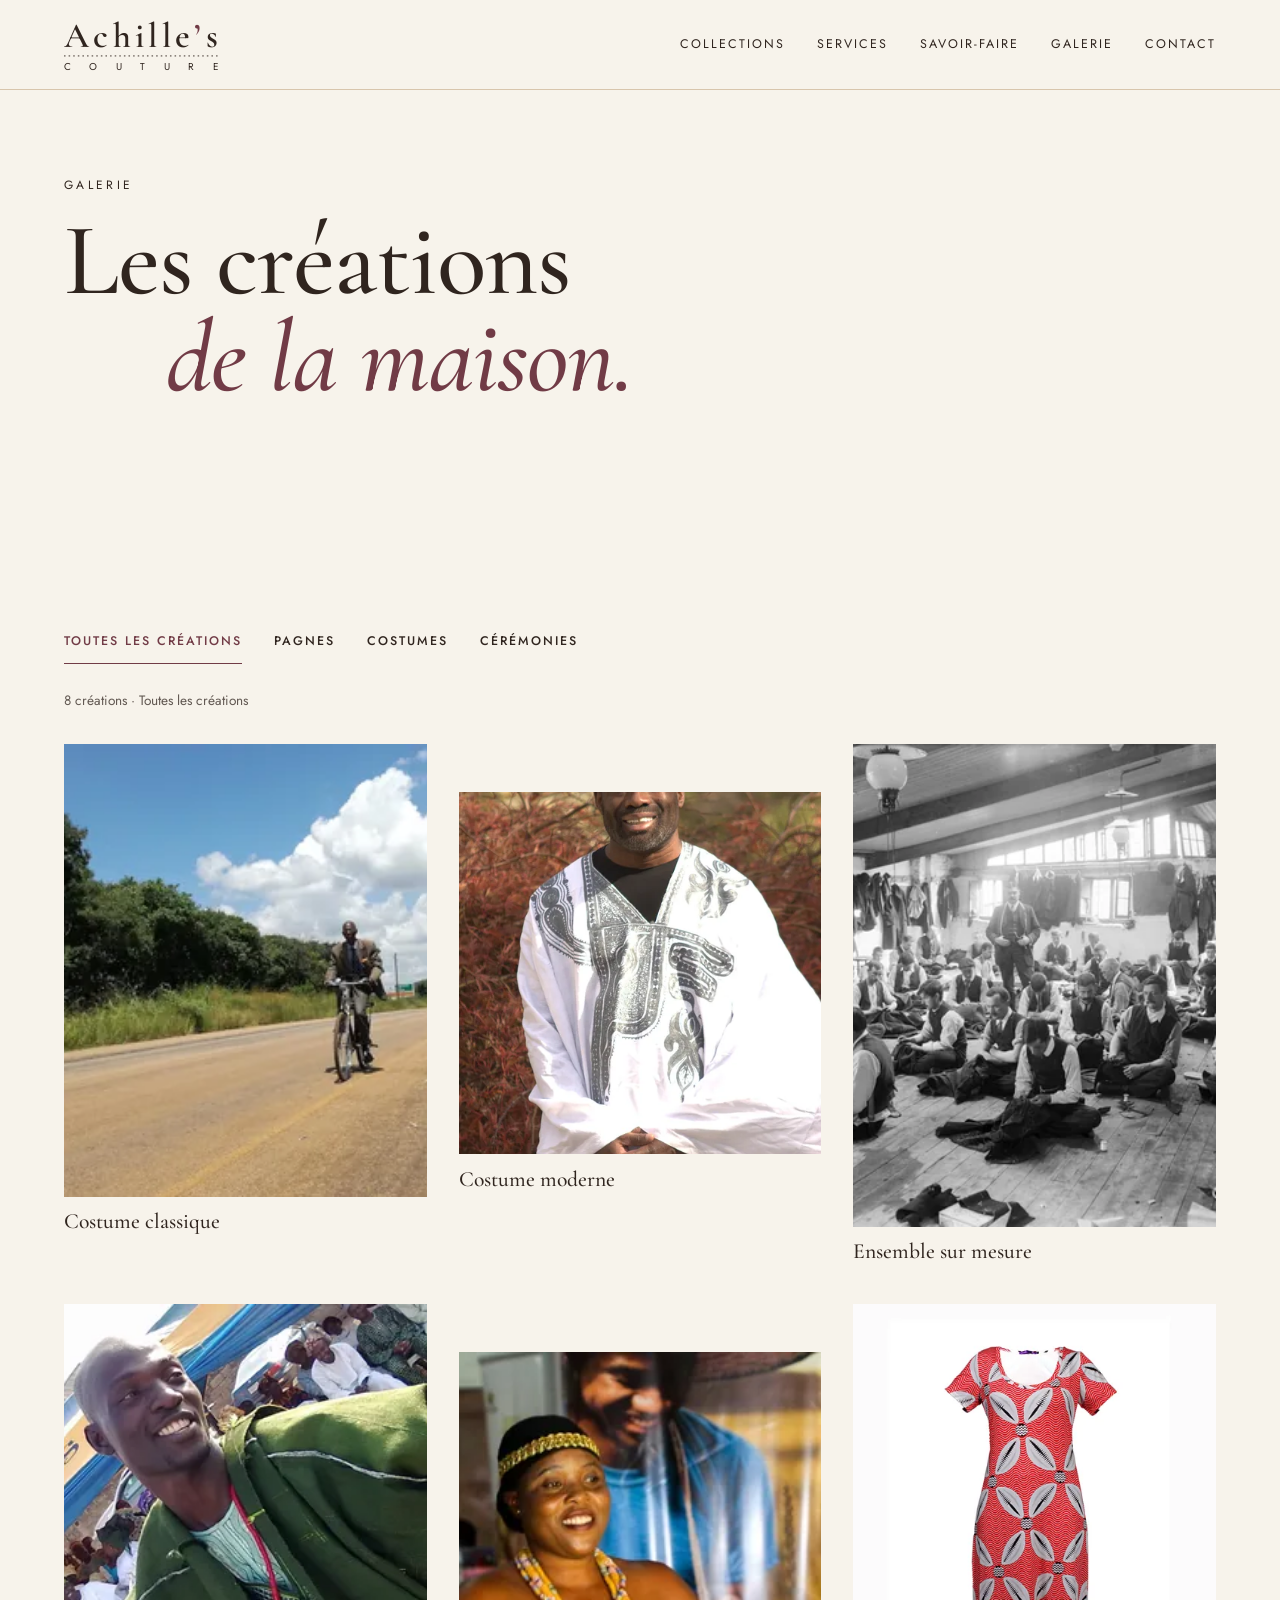
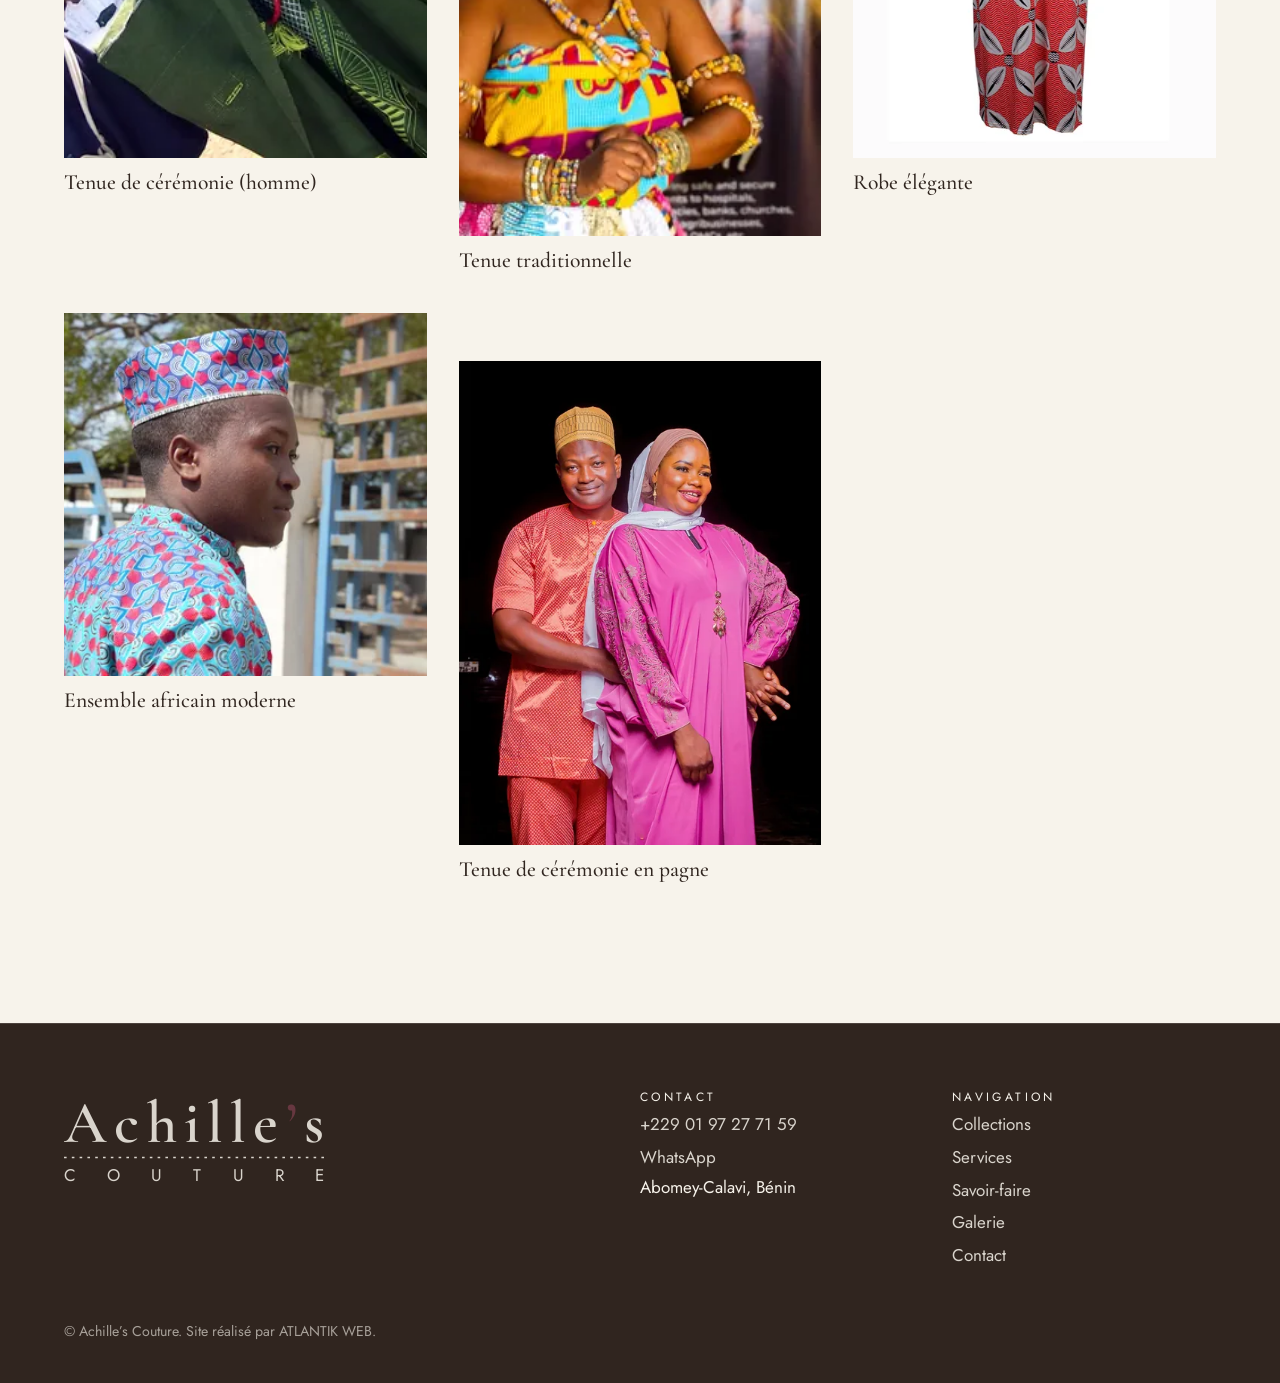
<file: galerie.html>
<!DOCTYPE html>
<html lang="fr"><head><meta charset="utf-8"><meta name="viewport" content="width=device-width,initial-scale=1,viewport-fit=cover">
<title>Galerie — Achille’s Couture</title><meta name="description" content="Galerie photographique des créations : pagnes, costumes, cérémonies.">
<link rel="icon" href="assets/img/logo.svg"><link rel="preconnect" href="https://fonts.googleapis.com"><link rel="preconnect" href="https://fonts.gstatic.com" crossorigin>
<link rel="stylesheet" href="https://fonts.googleapis.com/css2?family=Cormorant+Garamond:ital,wght@0,500;0,600;1,500&family=Jost:wght@400;500&display=swap">
<link rel="stylesheet" href="assets/css/style.css"><link rel="stylesheet" href="assets/css/pages.css">
<link rel="canonical" href="https://adkfull-dev.github.io/achilles/galerie.html">
<meta property="og:title" content="Galerie — Achille’s Couture">
<meta property="og:description" content="Galerie photographique des créations : pagnes, costumes, cérémonies.">
<meta property="og:type" content="website">
<meta property="og:site_name" content="Achille’s Couture">
<meta property="og:locale" content="fr_BJ">
<meta property="og:url" content="https://adkfull-dev.github.io/achilles/galerie.html">
<meta property="og:image" content="https://adkfull-dev.github.io/achilles/assets/img/logo.svg">
<meta name="theme-color" content="#FFFFFF">
<link rel="twitter:card" content="summary">
<link rel="twitter:title" content="Galerie — Achille’s Couture">
<link rel="twitter:description" content="Galerie photographique des créations : pagnes, costumes, cérémonies.">
<link rel="twitter:image" content="https://adkfull-dev.github.io/achilles/assets/img/logo.svg">
</head><body><a class="skip" href="#main">Aller au contenu</a>
<header class="site-header"><a class="logo" href="index.html" aria-label="Achille’s Couture, accueil"><svg viewBox="0 0 200 74" role="img" aria-label="Achille’s Couture"><text x="0" y="40" font-family="Cormorant Garamond,Georgia,serif" font-weight="600" font-size="46" textLength="200" lengthAdjust="spacing">Achille<tspan class="ap">’</tspan>s</text><line x1="0" y1="52" x2="200" y2="52" stroke="currentColor" stroke-width="1.2" stroke-dasharray="2 4"/><text x="0" y="70" font-family="Jost,Arial,sans-serif" font-size="13" textLength="200" lengthAdjust="spacing">COUTURE</text></svg></a>
<nav class="nav" aria-label="Navigation principale"><a href="collections.html">Collections</a><a href="services.html">Services</a><a href="savoir-faire.html">Savoir-faire</a><a href="galerie.html" aria-current="page">Galerie</a><a href="contact.html">Contact</a></nav><button class="menu-btn" aria-expanded="false" aria-controls="menu">Menu</button></header>
<div id="menu" aria-label="Menu mobile"><a href="collections.html">Collections</a><a href="services.html">Services</a><a href="savoir-faire.html">Savoir-faire</a><a href="galerie.html">Galerie</a><a href="contact.html">Contact</a><a class="btn btn--main btn--wa" href="https://wa.me/2290197277159" data-wa="general">WhatsApp</a></div>
<main id="main">
<section class="pghead"><p class="eyebrow rv">Galerie</p><h1 class="rv">Les créations<em> de la maison.</em></h1></section>
<section class="gal"><div class="flt" role="group" aria-label="Filtrer les créations"><button type="button" data-f="all" aria-pressed="true">Toutes les créations</button><button type="button" data-f="pagnes" aria-pressed="false">Pagnes</button><button type="button" data-f="costumes" aria-pressed="false">Costumes</button><button type="button" data-f="ceremonies" aria-pressed="false">Cérémonies</button></div>
<p class="count" id="count" aria-live="polite"></p><div id="grid" class="ggrid"></div></section>
<dialog id="lb" aria-label="Visionneuse de photographies"><button class="lb-x" type="button" aria-label="Fermer">×</button><button class="lb-p" type="button" aria-label="Création précédente">‹</button><button class="lb-nx" type="button" aria-label="Création suivante">›</button>
<figure><div class="lb-img"></div><figcaption><span class="lb-t"></span><a class="btn btn--main btn--wa lb-wa" href="#" target="_blank" rel="noopener">Je souhaite cette création</a></figcaption></figure></dialog>
<noscript><p style="padding:2rem var(--pad)">Activez JavaScript pour afficher la galerie, ou écrivez-nous sur WhatsApp.</p></noscript>
</main>
<footer><div><a class="logo" href="index.html" aria-label="Accueil"><svg viewBox="0 0 200 74" role="img" aria-label="Achille’s Couture"><text x="0" y="40" font-family="Cormorant Garamond,Georgia,serif" font-weight="600" font-size="46" textLength="200" lengthAdjust="spacing">Achille<tspan class="ap">’</tspan>s</text><line x1="0" y1="52" x2="200" y2="52" stroke="currentColor" stroke-width="1.2" stroke-dasharray="2 4"/><text x="0" y="70" font-family="Jost,Arial,sans-serif" font-size="13" textLength="200" lengthAdjust="spacing">COUTURE</text></svg></a></div>
<div><p class="eyebrow">Contact</p><a href="tel:+2290197277159">+229 01 97 27 71 59</a><a href="https://wa.me/2290197277159" data-wa="general">WhatsApp</a><p>Abomey-Calavi, Bénin</p></div>
<div><p class="eyebrow">Navigation</p><a href="collections.html">Collections</a><a href="services.html">Services</a><a href="savoir-faire.html">Savoir-faire</a><a href="galerie.html">Galerie</a><a href="contact.html">Contact</a></div><small>© Achille’s Couture. Site réalisé par ATLANTIK WEB.</small></footer>
<div class="wa-bar"><a class="btn btn--main btn--wa" href="https://wa.me/2290197277159" data-wa="general">Écrire sur WhatsApp</a></div>

<script src="data/site.js"></script><script src="assets/js/main.js" defer></script><script src="assets/js/gallery.js" defer></script></body></html>
</file>
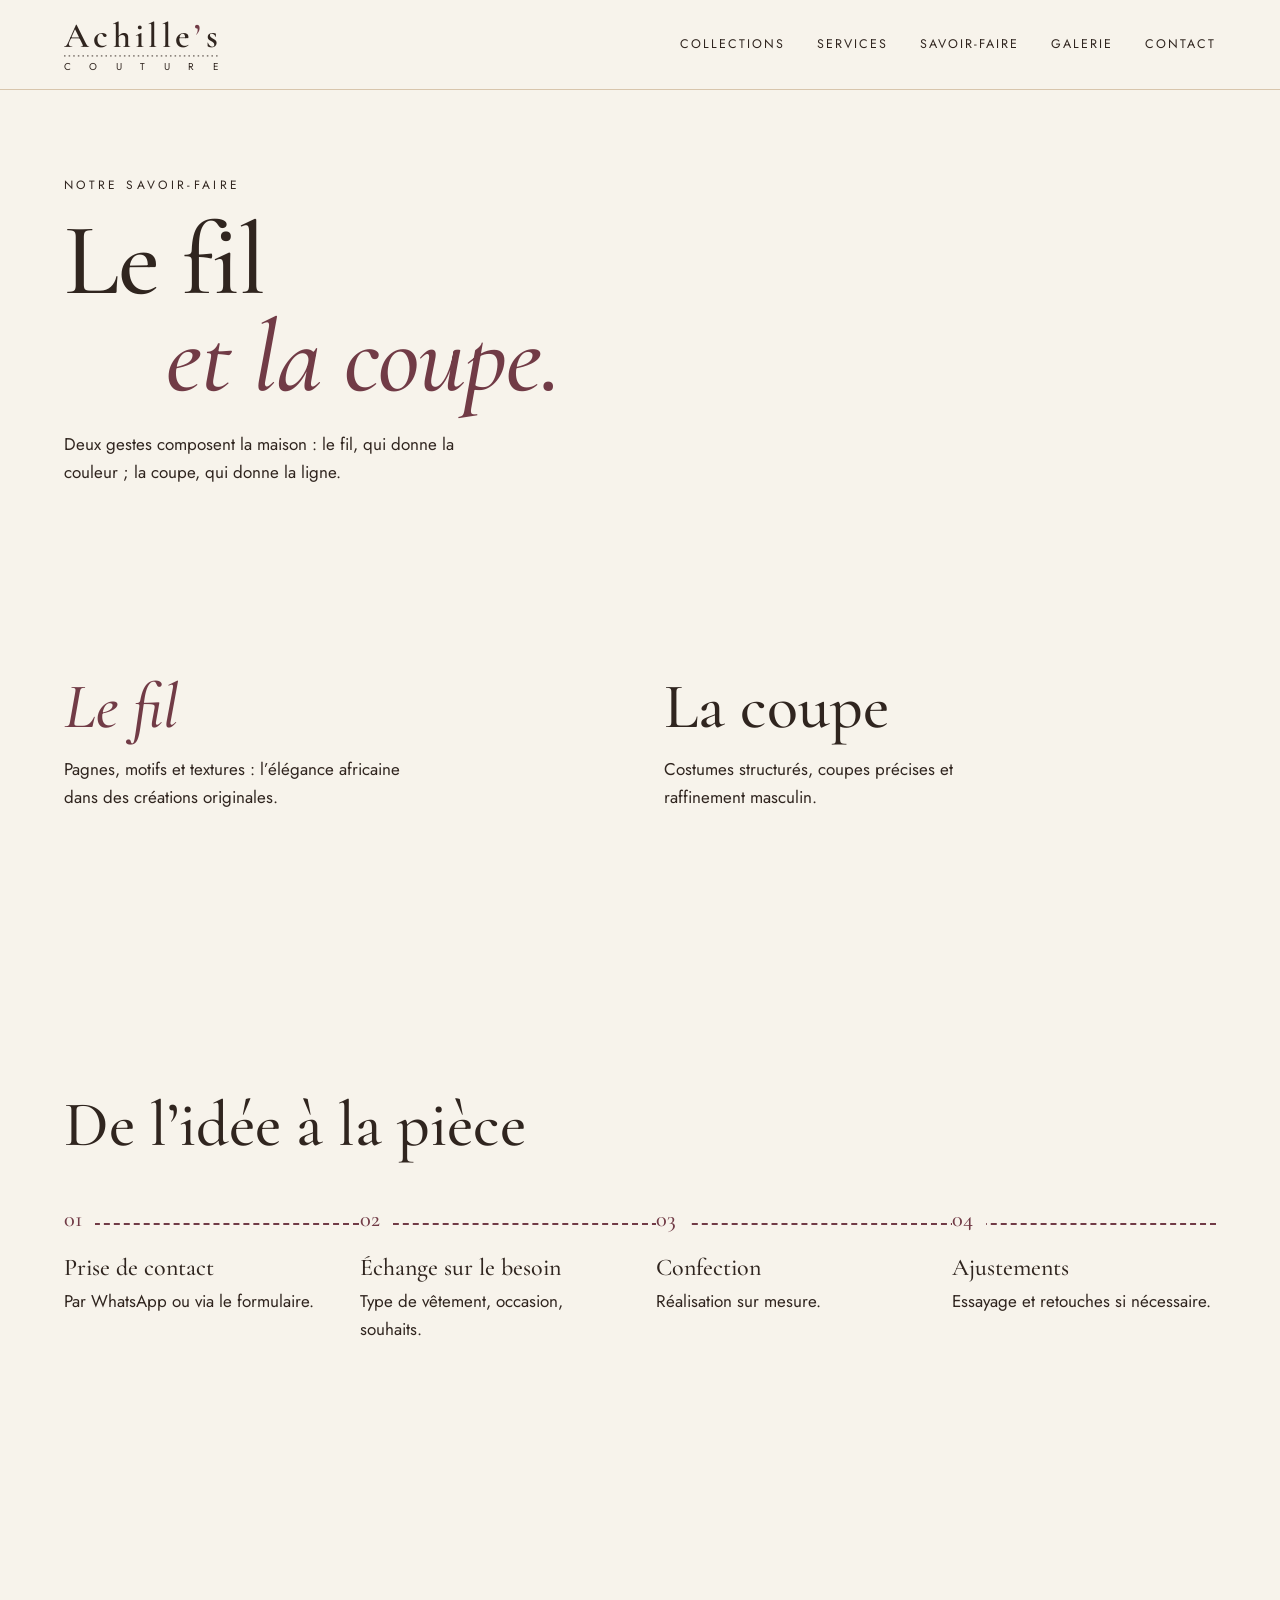
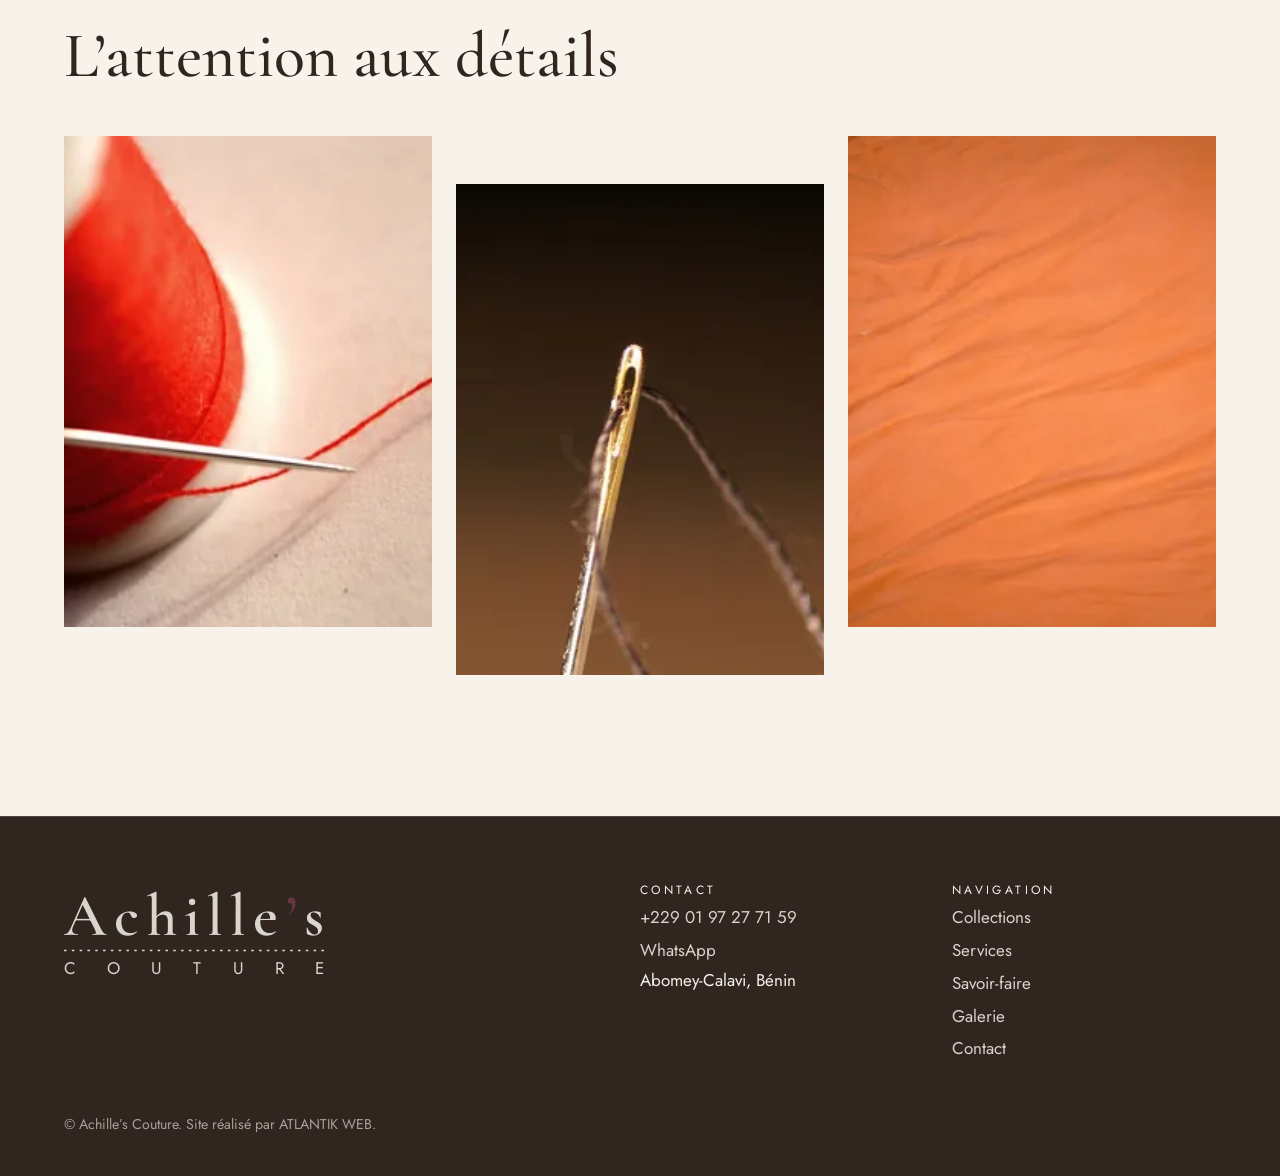
<file: savoir-faire.html>
<!DOCTYPE html>
<html lang="fr"><head><meta charset="utf-8"><meta name="viewport" content="width=device-width,initial-scale=1,viewport-fit=cover">
<title>Notre savoir-faire — Achille’s Couture</title><meta name="description" content="Le fil et la coupe : la philosophie et le processus de confection de la maison.">
<link rel="icon" href="assets/img/logo.svg"><link rel="preconnect" href="https://fonts.googleapis.com"><link rel="preconnect" href="https://fonts.gstatic.com" crossorigin>
<link rel="stylesheet" href="https://fonts.googleapis.com/css2?family=Cormorant+Garamond:ital,wght@0,500;0,600;1,500&family=Jost:wght@400;500&display=swap">
<link rel="stylesheet" href="assets/css/style.css"><link rel="stylesheet" href="assets/css/pages.css">
<link rel="canonical" href="https://adkfull-dev.github.io/achilles/savoir-faire.html">
<meta property="og:title" content="Notre savoir-faire — Achille’s Couture">
<meta property="og:description" content="Le fil et la coupe : la philosophie et le processus de confection de la maison.">
<meta property="og:type" content="website">
<meta property="og:site_name" content="Achille’s Couture">
<meta property="og:locale" content="fr_BJ">
<meta property="og:url" content="https://adkfull-dev.github.io/achilles/savoir-faire.html">
<meta property="og:image" content="https://adkfull-dev.github.io/achilles/assets/img/logo.svg">
<meta name="theme-color" content="#FFFFFF">
<link rel="twitter:card" content="summary">
<link rel="twitter:title" content="Notre savoir-faire — Achille’s Couture">
<link rel="twitter:description" content="Le fil et la coupe : la philosophie et le processus de confection de la maison.">
<link rel="twitter:image" content="https://adkfull-dev.github.io/achilles/assets/img/logo.svg">
</head><body><a class="skip" href="#main">Aller au contenu</a>
<header class="site-header"><a class="logo" href="index.html" aria-label="Achille’s Couture, accueil"><svg viewBox="0 0 200 74" role="img" aria-label="Achille’s Couture"><text x="0" y="40" font-family="Cormorant Garamond,Georgia,serif" font-weight="600" font-size="46" textLength="200" lengthAdjust="spacing">Achille<tspan class="ap">’</tspan>s</text><line x1="0" y1="52" x2="200" y2="52" stroke="currentColor" stroke-width="1.2" stroke-dasharray="2 4"/><text x="0" y="70" font-family="Jost,Arial,sans-serif" font-size="13" textLength="200" lengthAdjust="spacing">COUTURE</text></svg></a>
<nav class="nav" aria-label="Navigation principale"><a href="collections.html">Collections</a><a href="services.html">Services</a><a href="savoir-faire.html" aria-current="page">Savoir-faire</a><a href="galerie.html">Galerie</a><a href="contact.html">Contact</a></nav><button class="menu-btn" aria-expanded="false" aria-controls="menu">Menu</button></header>
<div id="menu" aria-label="Menu mobile"><a href="collections.html">Collections</a><a href="services.html">Services</a><a href="savoir-faire.html">Savoir-faire</a><a href="galerie.html">Galerie</a><a href="contact.html">Contact</a><a class="btn btn--main btn--wa" href="https://wa.me/2290197277159" data-wa="general">WhatsApp</a></div>
<main id="main">
<section class="pghead"><p class="eyebrow rv">Notre savoir-faire</p><h1 class="rv">Le fil<em> et la coupe.</em></h1><p class="rv">Deux gestes composent la maison : le fil, qui donne la couleur ; la coupe, qui donne la ligne.</p></section>
<section class="philo"><div class="rv"><h2>Le fil</h2><p>Pagnes, motifs et textures : l’élégance africaine dans des créations originales.</p></div>
<div class="rv"><h2>La coupe</h2><p>Costumes structurés, coupes précises et raffinement masculin.</p></div></section>
<section class="proc"><h2 class="sec-h rv">De l’idée à la pièce</h2><ol>
<li class="rv"><h3>Prise de contact</h3><p>Par WhatsApp ou via le formulaire.</p></li><li class="rv"><h3>Échange sur le besoin</h3><p>Type de vêtement, occasion, souhaits.</p></li>
<li class="rv"><h3>Confection</h3><p>Réalisation sur mesure.</p></li><li class="rv"><h3>Ajustements</h3><p>Essayage et retouches si nécessaire.</p></li></ol></section>
<section><h2 class="sec-h rv">L’attention aux détails</h2><div class="details"><div class="ph rv" data-photo="detail-01" data-lazy="1" data-sizes="(min-width:860px) 30vw, 90vw"></div><div class="ph rv" data-photo="detail-02" data-lazy="1" data-sizes="(min-width:860px) 30vw, 90vw"></div><div class="ph rv" data-photo="detail-03" data-lazy="1" data-sizes="(min-width:860px) 30vw, 90vw"></div></div></section>
</main>
<footer><div><a class="logo" href="index.html" aria-label="Accueil"><svg viewBox="0 0 200 74" role="img" aria-label="Achille’s Couture"><text x="0" y="40" font-family="Cormorant Garamond,Georgia,serif" font-weight="600" font-size="46" textLength="200" lengthAdjust="spacing">Achille<tspan class="ap">’</tspan>s</text><line x1="0" y1="52" x2="200" y2="52" stroke="currentColor" stroke-width="1.2" stroke-dasharray="2 4"/><text x="0" y="70" font-family="Jost,Arial,sans-serif" font-size="13" textLength="200" lengthAdjust="spacing">COUTURE</text></svg></a></div>
<div><p class="eyebrow">Contact</p><a href="tel:+2290197277159">+229 01 97 27 71 59</a><a href="https://wa.me/2290197277159" data-wa="general">WhatsApp</a><p>Abomey-Calavi, Bénin</p></div>
<div><p class="eyebrow">Navigation</p><a href="collections.html">Collections</a><a href="services.html">Services</a><a href="savoir-faire.html">Savoir-faire</a><a href="galerie.html">Galerie</a><a href="contact.html">Contact</a></div><small>© Achille’s Couture. Site réalisé par ATLANTIK WEB.</small></footer>
<div class="wa-bar"><a class="btn btn--main btn--wa" href="https://wa.me/2290197277159" data-wa="general">Écrire sur WhatsApp</a></div>

<script src="data/site.js"></script><script src="assets/js/main.js" defer></script></body></html>
</file>
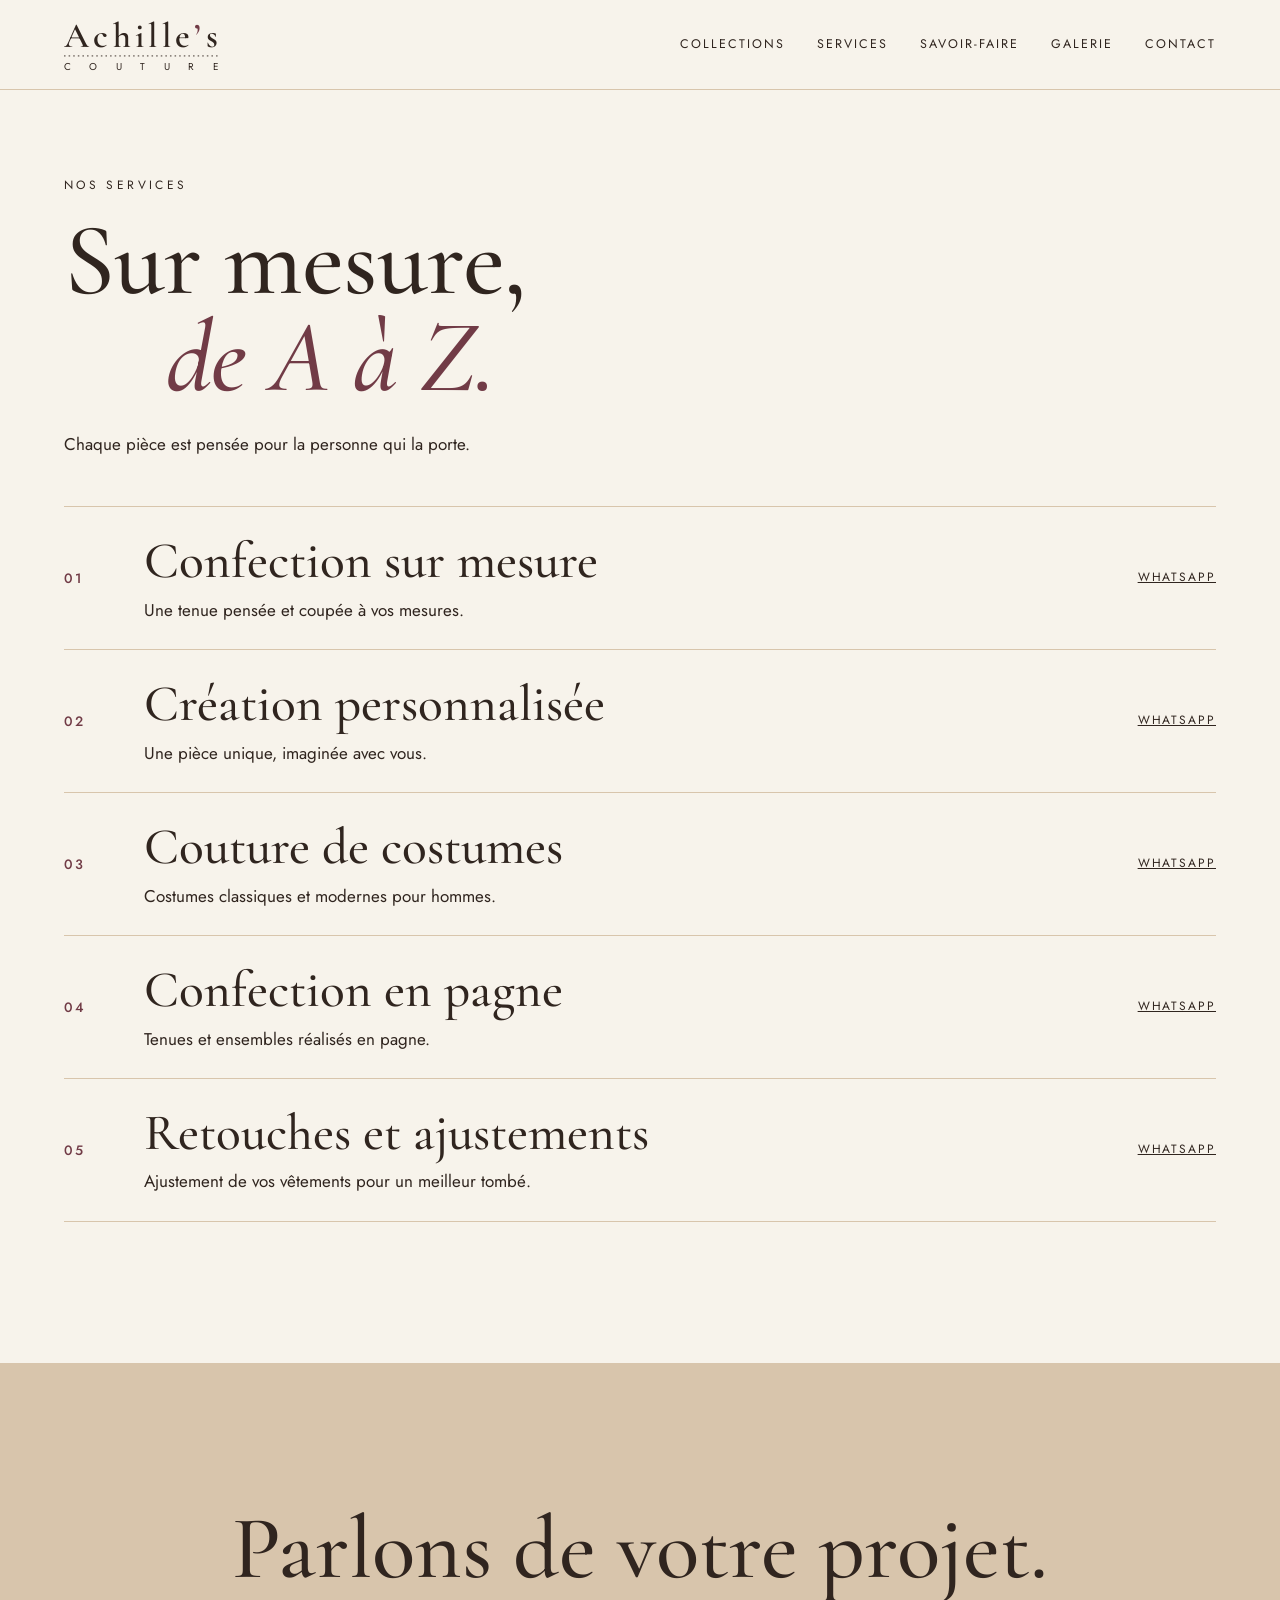
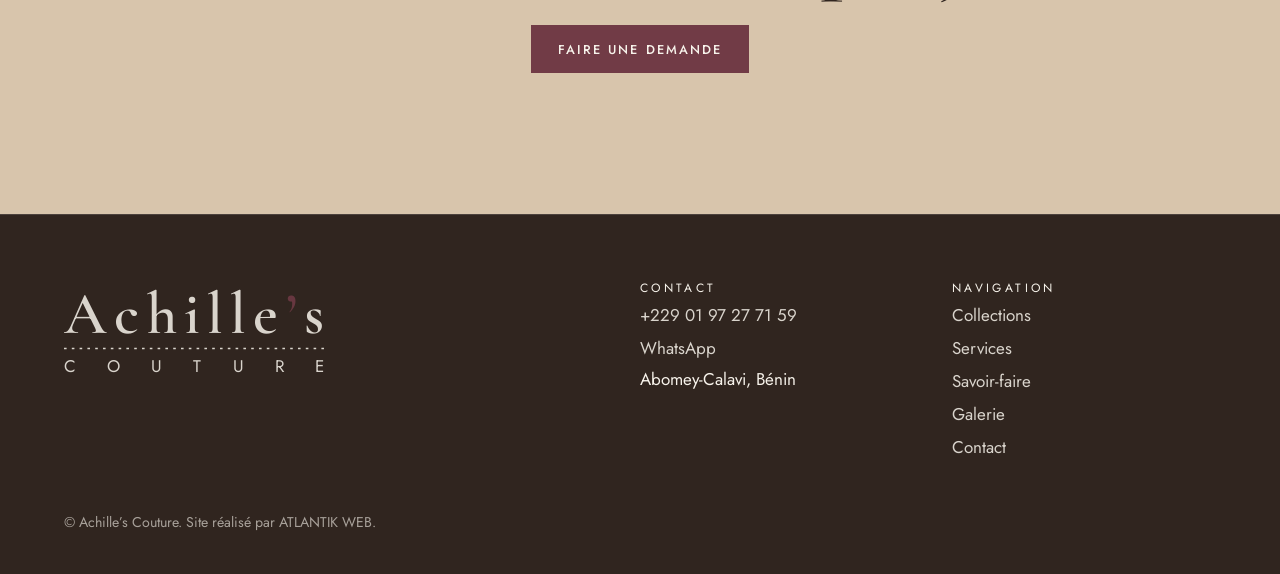
<file: services.html>
<!DOCTYPE html>
<html lang="fr"><head><meta charset="utf-8"><meta name="viewport" content="width=device-width,initial-scale=1,viewport-fit=cover">
<title>Nos services — Achille’s Couture</title><meta name="description" content="Confection sur mesure, création personnalisée, costumes, pagne, retouches.">
<link rel="icon" href="assets/img/logo.svg"><link rel="preconnect" href="https://fonts.googleapis.com"><link rel="preconnect" href="https://fonts.gstatic.com" crossorigin>
<link rel="stylesheet" href="https://fonts.googleapis.com/css2?family=Cormorant+Garamond:ital,wght@0,500;0,600;1,500&family=Jost:wght@400;500&display=swap">
<link rel="stylesheet" href="assets/css/style.css"><link rel="stylesheet" href="assets/css/pages.css">
<link rel="canonical" href="https://adkfull-dev.github.io/achilles/services.html">
<meta property="og:title" content="Nos services — Achille’s Couture">
<meta property="og:description" content="Confection sur mesure, création personnalisée, costumes, pagne, retouches.">
<meta property="og:type" content="website">
<meta property="og:site_name" content="Achille’s Couture">
<meta property="og:locale" content="fr_BJ">
<meta property="og:url" content="https://adkfull-dev.github.io/achilles/services.html">
<meta property="og:image" content="https://adkfull-dev.github.io/achilles/assets/img/logo.svg">
<meta name="theme-color" content="#FFFFFF">
<link rel="twitter:card" content="summary">
<link rel="twitter:title" content="Nos services — Achille’s Couture">
<link rel="twitter:description" content="Confection sur mesure, création personnalisée, costumes, pagne, retouches.">
<link rel="twitter:image" content="https://adkfull-dev.github.io/achilles/assets/img/logo.svg">
</head><body><a class="skip" href="#main">Aller au contenu</a>
<header class="site-header"><a class="logo" href="index.html" aria-label="Achille’s Couture, accueil"><svg viewBox="0 0 200 74" role="img" aria-label="Achille’s Couture"><text x="0" y="40" font-family="Cormorant Garamond,Georgia,serif" font-weight="600" font-size="46" textLength="200" lengthAdjust="spacing">Achille<tspan class="ap">’</tspan>s</text><line x1="0" y1="52" x2="200" y2="52" stroke="currentColor" stroke-width="1.2" stroke-dasharray="2 4"/><text x="0" y="70" font-family="Jost,Arial,sans-serif" font-size="13" textLength="200" lengthAdjust="spacing">COUTURE</text></svg></a>
<nav class="nav" aria-label="Navigation principale"><a href="collections.html">Collections</a><a href="services.html" aria-current="page">Services</a><a href="savoir-faire.html">Savoir-faire</a><a href="galerie.html">Galerie</a><a href="contact.html">Contact</a></nav><button class="menu-btn" aria-expanded="false" aria-controls="menu">Menu</button></header>
<div id="menu" aria-label="Menu mobile"><a href="collections.html">Collections</a><a href="services.html">Services</a><a href="savoir-faire.html">Savoir-faire</a><a href="galerie.html">Galerie</a><a href="contact.html">Contact</a><a class="btn btn--main btn--wa" href="https://wa.me/2290197277159" data-wa="general">WhatsApp</a></div>
<main id="main">
<section class="pghead"><p class="eyebrow rv">Nos services</p><h1 class="rv">Sur mesure,<em> de A à Z.</em></h1><p class="rv">Chaque pièce est pensée pour la personne qui la porte.</p></section>
<section style="padding-top:0"><ul class="svc svc--l">
<li class="rv"><b>01</b><div><h2>Confection sur mesure</h2><p>Une tenue pensée et coupée à vos mesures.</p></div><a data-wa="mesure" href="#">WhatsApp</a></li>
<li class="rv"><b>02</b><div><h2>Création personnalisée</h2><p>Une pièce unique, imaginée avec vous.</p></div><a data-wa="perso" href="#">WhatsApp</a></li>
<li class="rv"><b>03</b><div><h2>Couture de costumes</h2><p>Costumes classiques et modernes pour hommes.</p></div><a data-wa="costumes" href="#">WhatsApp</a></li>
<li class="rv"><b>04</b><div><h2>Confection en pagne</h2><p>Tenues et ensembles réalisés en pagne.</p></div><a data-wa="pagnes" href="#">WhatsApp</a></li>
<li class="rv"><b>05</b><div><h2>Retouches et ajustements</h2><p>Ajustement de vos vêtements pour un meilleur tombé.</p></div><a data-wa="retouches" href="#">WhatsApp</a></li></ul></section>
<section class="cta cta--s"><div><h2 class="rv">Parlons de votre projet.</h2><a class="btn btn--main" href="contact.html">Faire une demande</a></div></section>
</main>
<footer><div><a class="logo" href="index.html" aria-label="Accueil"><svg viewBox="0 0 200 74" role="img" aria-label="Achille’s Couture"><text x="0" y="40" font-family="Cormorant Garamond,Georgia,serif" font-weight="600" font-size="46" textLength="200" lengthAdjust="spacing">Achille<tspan class="ap">’</tspan>s</text><line x1="0" y1="52" x2="200" y2="52" stroke="currentColor" stroke-width="1.2" stroke-dasharray="2 4"/><text x="0" y="70" font-family="Jost,Arial,sans-serif" font-size="13" textLength="200" lengthAdjust="spacing">COUTURE</text></svg></a></div>
<div><p class="eyebrow">Contact</p><a href="tel:+2290197277159">+229 01 97 27 71 59</a><a href="https://wa.me/2290197277159" data-wa="general">WhatsApp</a><p>Abomey-Calavi, Bénin</p></div>
<div><p class="eyebrow">Navigation</p><a href="collections.html">Collections</a><a href="services.html">Services</a><a href="savoir-faire.html">Savoir-faire</a><a href="galerie.html">Galerie</a><a href="contact.html">Contact</a></div><small>© Achille’s Couture. Site réalisé par ATLANTIK WEB.</small></footer>
<div class="wa-bar"><a class="btn btn--main btn--wa" href="https://wa.me/2290197277159" data-wa="general">Écrire sur WhatsApp</a></div>

<script src="data/site.js"></script><script src="assets/js/main.js" defer></script></body></html>
</file>
<file: assets/css/style.css>
:root{--ivoire:#F7F3EB;--sable:#D8C5AC;--brun:#30251F;--bordeaux:#713B46;--blanc:#fff;
--serif:'Cormorant Garamond',Georgia,serif;--sans:Jost,system-ui,sans-serif;--pad:clamp(1.25rem,5vw,4.5rem);--ease:cubic-bezier(.2,.7,.2,1)}
*{box-sizing:border-box;margin:0}html{scroll-behavior:smooth;overflow-x:clip}
body{background:var(--ivoire);color:var(--brun);font:400 1.0625rem/1.65 var(--sans);-webkit-font-smoothing:antialiased}
body.lock{overflow:hidden}img{display:block;width:100%;height:100%;object-fit:cover}a{color:inherit}
:focus-visible{outline:2px solid var(--bordeaux);outline-offset:3px}
.skip{position:absolute;left:-999px}.skip:focus{left:1rem;top:1rem;z-index:99;background:var(--blanc);padding:.5rem 1rem}
.serif{font-family:var(--serif)}.eyebrow{font-size:.75rem;letter-spacing:.28em;text-transform:uppercase}
/* Emplacements photo provisoires */
.ph{position:relative;background:var(--sable);overflow:hidden;width:100%;height:100%}
.ph:not(.has-img)::after{content:"PHOTO À REMPLACER · " attr(data-photo);position:absolute;inset:auto 0 .9rem;text-align:center;font-size:.65rem;letter-spacing:.2em;color:var(--brun);opacity:.7}
/* Boutons */
.btn{display:inline-flex;align-items:center;min-height:48px;padding:0 1.6rem;font:500 .8rem var(--sans);letter-spacing:.16em;text-transform:uppercase;text-decoration:none;border:1px solid var(--brun);transition:background .3s,color .3s}
.btn--main{background:var(--bordeaux);border-color:var(--bordeaux);color:var(--ivoire)}.btn--main:hover{background:var(--brun);border-color:var(--brun)}
.btn--line:hover{background:var(--brun);color:var(--ivoire)}.btn--wa::before{content:"";width:.5rem;height:.5rem;background:currentColor;margin-right:.7rem;border-radius:50%}
/* Header */
.site-header{position:fixed;inset:0 0 auto;z-index:20;display:flex;justify-content:space-between;align-items:center;padding:1rem var(--pad);color:var(--brun);transition:background .4s,padding .4s}
.site-header.is-scrolled{background:var(--ivoire);padding-block:.6rem;border-bottom:1px solid var(--sable)}
.logo{display:block;width:clamp(120px,12vw,164px)}.logo svg{width:100%;height:auto;display:block}
.logo .ap{fill:var(--bordeaux)}.logo text{fill:currentColor}.logo .ap{fill:var(--bordeaux)}
.nav{display:flex;gap:2rem;align-items:center}.nav a{text-decoration:none;font-size:.78rem;letter-spacing:.16em;text-transform:uppercase}
.nav a:hover{color:var(--bordeaux)}
.menu-btn{display:none;background:none;border:0;color:inherit;font:500 .78rem var(--sans);letter-spacing:.2em;text-transform:uppercase;min-height:44px;padding:0 .25rem;cursor:pointer}
#menu{position:fixed;inset:0;z-index:15;background:var(--brun);color:var(--ivoire);display:flex;flex-direction:column;justify-content:center;gap:1.2rem;padding:var(--pad);opacity:0;visibility:hidden;transition:opacity .4s,visibility .4s}
#menu.open{opacity:1;visibility:visible}#menu a{font:400 2.4rem/1.1 var(--serif);text-decoration:none}#menu .btn{margin-top:1.5rem;align-self:flex-start;font:500 .8rem var(--sans);border-color:var(--ivoire)}
/* Hero */
.hero{position:relative;min-height:100svh;overflow:hidden}
.hero__main{position:absolute;inset:0 0 0 34%}
.hero__strip{position:absolute;left:27%;top:40%;width:11%;height:48%;border:6px solid var(--ivoire);z-index:2}
.hero__side{position:absolute;left:var(--pad);bottom:4rem;writing-mode:vertical-rl;transform:rotate(180deg);z-index:3}
.hero__txt{position:relative;z-index:3;padding:clamp(7rem,22vh,11rem) var(--pad) 3rem;max-width:min(46vw,40rem)}
.hero h1{font:500 clamp(2.9rem,5.9vw,6.6rem)/.96 var(--serif);letter-spacing:-.01em}
.hero h1 span{display:block}.hero h1 span:last-child{font-style:italic;color:var(--bordeaux);transform:translateX(3vw)}
.hero p{margin:2rem 0 2.2rem;max-width:30ch}.hero__cta{display:flex;flex-wrap:wrap;gap:.8rem}
.hero .ph{animation:zoom 14s var(--ease) forwards}@keyframes zoom{from{transform:scale(1.07)}to{transform:none}}
.hero h1 span{opacity:0;transform:translateY(40%);animation:up 1s var(--ease) forwards}
.hero h1 span:nth-child(2){animation-delay:.12s}.hero h1 span:nth-child(3){animation-delay:.24s}@keyframes up{to{opacity:1;transform:none}}
.hero h1 span:last-child{animation-name:up3}@keyframes up3{from{opacity:0;transform:translate(3vw,40%)}to{opacity:1;transform:translateX(3vw)}}
/* Sections */
section{padding:clamp(4.5rem,11vw,9rem) var(--pad)}
.rv{opacity:0;transform:translateY(28px);transition:opacity 1s var(--ease),transform 1s var(--ease)}.rv.in{opacity:1;transform:none}
.intro{display:grid;grid-template-columns:repeat(12,1fr);gap:2rem;align-items:end}
.intro__big{grid-column:1/8;font:500 clamp(3rem,9vw,9rem)/.9 var(--serif)}.intro__big em{color:var(--bordeaux);display:block;margin-left:1.2em}
.intro__txt{grid-column:8/13;max-width:38ch}.intro__ph{grid-column:2/6;aspect-ratio:3/4;margin-top:3rem;margin-bottom:-6rem}
/* Univers */
.univ{display:grid;grid-template-columns:repeat(12,1fr);gap:1.5rem;position:relative;overflow:hidden}
.univ h2{font:500 clamp(2.4rem,5vw,5rem)/1 var(--serif)}.univ ul{list-style:none;padding:0;margin:2rem 0}.univ li{padding:.7rem 0;border-top:1px solid;opacity:.9}
.univ--costumes{background:var(--brun);color:var(--ivoire)}.univ--costumes li{border-color:#ffffff30}.univ--costumes .eyebrow{color:var(--sable)}
.univ--costumes .txt{grid-column:1/6;align-self:center}.univ--costumes .ph{grid-column:7/12;aspect-ratio:4/5;height:auto}
.univ--costumes .btn{border-color:var(--ivoire)}.univ--costumes .btn:hover{background:var(--ivoire);color:var(--brun)}
.univ--costumes::before{content:"COUPE";position:absolute;right:1.2rem;top:4rem;writing-mode:vertical-rl;font:500 clamp(4rem,11vw,10rem)/1 var(--serif);letter-spacing:.08em;opacity:.07}
.univ--pagnes{background:var(--sable)}.univ--pagnes h2{font-style:italic}.univ--pagnes li{border-color:#30251F40}
.univ--pagnes .p1{grid-column:1/6;aspect-ratio:3/4;height:auto}.univ--pagnes .p2{grid-column:4/8;grid-row:1;aspect-ratio:1;height:auto;align-self:end;margin-bottom:-4rem;border:8px solid var(--sable);z-index:2;transform:translateX(35%)}
.univ--pagnes .txt{grid-column:9/13;align-self:center}
.univ--pagnes::before{content:"";position:absolute;left:-2%;right:-2%;top:48%;border-top:2px dashed #713B4655}
/* Services */
.svc{list-style:none;padding:0}.svc li{display:grid;grid-template-columns:4rem 1fr auto;gap:1rem;align-items:baseline;padding:1.6rem 0;border-top:1px solid var(--sable)}
.svc li:last-child{border-bottom:1px solid var(--sable)}.svc b{font:500 .85rem var(--sans);color:var(--bordeaux);letter-spacing:.15em}
.svc h3{font:500 clamp(1.8rem,3.6vw,3.2rem)/1.1 var(--serif);font-weight:500}.svc a{font-size:.75rem;letter-spacing:.16em;text-transform:uppercase}
.sec-h{font:500 clamp(2.4rem,5vw,5rem)/1 var(--serif);margin-bottom:3rem}
/* Processus */
.proc ol{list-style:none;padding:0;display:grid;grid-template-columns:repeat(4,1fr);gap:2rem;position:relative}
.proc ol::before{content:"";position:absolute;left:0;right:0;top:1.1rem;border-top:2px dashed var(--bordeaux)}
.proc li{position:relative;padding-top:3rem}.proc li::before{content:counter(s,decimal-leading-zero);counter-increment:s;position:absolute;top:0;left:0;background:var(--ivoire);padding-right:.8rem;font:500 1.4rem var(--serif);color:var(--bordeaux)}.proc ol{counter-reset:s}
.proc h3{font:500 1.5rem var(--serif);margin-bottom:.3rem}
/* CTA + footer */
.cta{position:relative;color:var(--ivoire);text-align:center;min-height:80svh;display:grid;place-items:center;background:var(--brun)}
.cta .ph{position:absolute;inset:0}.cta::after{content:"";position:absolute;inset:0;background:#30251F99}.cta>div{position:relative;z-index:2}
.cta h2{font:500 clamp(2.8rem,7vw,7rem)/1 var(--serif);margin-bottom:2rem}
footer{background:var(--brun);color:var(--ivoire);padding:4rem var(--pad) 2.5rem;display:grid;grid-template-columns:2fr 1fr 1fr;gap:3rem;border-top:1px solid #ffffff22}
footer .logo{width:min(100%,260px);color:var(--ivoire)}footer a{display:block;text-decoration:none;padding:.15rem 0;opacity:.85}footer small{grid-column:1/-1;opacity:.6}
.wa-bar{position:fixed;inset:auto 0 0;z-index:12;display:none;transform:translateY(100%);transition:transform .4s;padding:.6rem var(--pad) calc(.6rem + env(safe-area-inset-bottom));background:var(--ivoire);border-top:1px solid var(--sable)}.wa-bar .btn{width:100%;justify-content:center}
@media(max-width:860px){
 .nav{display:none}.menu-btn{display:block}.site-header:not(.is-scrolled){color:var(--ivoire)}
 .hero__main{inset:0}.hero__main::after{content:"";position:absolute;inset:0;background:#30251F73;z-index:2}.hero__strip,.hero__side{display:none}
 .hero{display:flex;align-items:flex-end;color:var(--ivoire)}.hero__txt{max-width:none;padding-bottom:2.5rem}.hero h1{font-size:clamp(2.8rem,13vw,4.2rem)}.hero h1 span:last-child{color:var(--sable)}
 .hero .btn--line{border-color:var(--ivoire)}.hero__cta .btn{width:100%;justify-content:center}
 .intro,.univ{display:block}.intro__ph{margin:2.5rem 0 0;width:70%}.intro__txt{margin-top:2rem}
 .univ .txt{margin-bottom:2rem}.univ--costumes .ph,.univ--pagnes .p1{aspect-ratio:4/5;height:auto}.univ--pagnes .p2{display:none}.univ--pagnes::before{display:none}
 .svc li{grid-template-columns:2.5rem 1fr}.svc a{grid-column:2}
 .proc ol{grid-template-columns:1fr;gap:1.5rem}.proc ol::before{left:1rem;right:auto;top:0;bottom:0;border-top:0;border-left:2px dashed var(--bordeaux)}.proc li{padding:0 0 0 3rem}.proc li::before{background:none;left:0;top:0}
 footer{grid-template-columns:1fr;padding-bottom:calc(6rem + env(safe-area-inset-bottom))}.wa-bar{display:block}.wa-bar.show{transform:none}body{padding-bottom:0}}
@media(prefers-reduced-motion:reduce){*{animation:none!important;transition:none!important;scroll-behavior:auto}.rv,.hero h1 span{opacity:1;transform:none}}

.sel{display:grid;grid-template-columns:repeat(3,1fr);gap:2.5rem;align-items:start}.sel__h{grid-column:1/-1}.sel .btn{justify-self:start}
.tile{display:block;text-decoration:none}.tile .ph{height:auto;aspect-ratio:var(--r)}.tile span{display:block;margin-top:.8rem;font:500 1.5rem var(--serif)}.tile:nth-child(3){margin-top:4rem}.tile:nth-child(4){margin-top:-2rem}
.tile:hover .ph{opacity:.92}.sel .btn{grid-column:1/-1}
@media(max-width:860px){.sel{grid-template-columns:1fr;gap:2rem}.tile:nth-child(n){margin-top:0}}
</file>
<file: assets/css/pages.css>
.site-header{background:var(--ivoire);border-bottom:1px solid var(--sable)}
@media(max-width:860px){.site-header:not(.is-scrolled){color:var(--brun)}}
.pghead{padding-top:clamp(8rem,20vh,11rem);padding-bottom:3rem}
.pghead h1{font:500 clamp(2.8rem,8vw,8rem)/.95 var(--serif);letter-spacing:-.01em;margin:1rem 0 1.5rem}.pghead h1 em{display:block;color:var(--bordeaux);margin-left:1em}
.pghead p:not(.eyebrow){max-width:44ch}.subnav{display:flex;flex-wrap:wrap;gap:.8rem 2rem;margin-top:2.2rem}.subnav a{font-size:.78rem;letter-spacing:.16em;text-transform:uppercase;padding:.6rem 0;border-bottom:1px solid var(--brun);text-decoration:none}
.chap{padding-block:clamp(4rem,9vw,8rem)}.chap__h{margin-bottom:3rem}.chap h2{font:500 clamp(2.2rem,5vw,4.6rem)/1 var(--serif)}
.chap--costumes{background:var(--brun);color:var(--ivoire)}.chap--costumes .eyebrow{color:var(--sable)}.chap--costumes .cgrid{gap:4rem 2rem}
.chap--pagnes{background:var(--sable)}.chap--pagnes h2{font-style:italic}
.cgrid{display:grid;grid-template-columns:repeat(4,1fr);gap:3rem 2rem;align-items:start}
.cr .ph{height:auto;aspect-ratio:var(--r)}.chap--costumes .cr .ph{aspect-ratio:4/5}.cr h3{font:500 1.7rem/1.15 var(--serif);margin:1rem 0 .3rem}.cr p{font-size:.95rem;opacity:.85}
.chap--pagnes .cr:nth-child(even){margin-top:3rem}.cr__a{display:flex;flex-wrap:wrap;gap:.6rem 1.2rem;align-items:center;margin-top:1rem}
.btn--sm{min-height:44px;padding:0 1.1rem;font-size:.7rem}.lnk{font-size:.72rem;letter-spacing:.14em;text-transform:uppercase;padding:.6rem 0}
.chap--costumes .btn{border-color:var(--ivoire)}.chap--costumes .btn:hover{background:var(--ivoire);color:var(--brun)}
.svc--l h2{font:500 clamp(1.8rem,4vw,3.4rem)/1.1 var(--serif)}.svc--l p{margin-top:.4rem;max-width:42ch}.svc--l li{align-items:center}
.cta--s{min-height:50svh;background:var(--sable);color:var(--brun)}.cta--s::after{display:none}
.philo{display:grid;grid-template-columns:1fr 1fr;gap:3rem}.philo h2{font:500 clamp(2.4rem,5vw,4.6rem)/1 var(--serif);margin-bottom:1rem}.philo>div:first-child h2{font-style:italic;color:var(--bordeaux)}.philo p{max-width:34ch}
.details{display:grid;grid-template-columns:repeat(3,1fr);gap:1.5rem}.details .ph{height:auto;aspect-ratio:3/4}.details .ph:nth-child(2){margin-top:3rem}
.flt{display:flex;gap:.5rem 2rem;overflow-x:auto;padding-bottom:.4rem;scrollbar-width:none}.flt button{background:none;border:0;border-bottom:1px solid transparent;color:inherit;font:500 .78rem var(--sans);letter-spacing:.16em;text-transform:uppercase;padding:.8rem 0;min-height:44px;white-space:nowrap;cursor:pointer;transition:border-color .3s,color .3s}
.flt button[aria-pressed=true]{border-color:var(--bordeaux);color:var(--bordeaux)}.count{margin:1.2rem 0 2rem;font-size:.85rem;opacity:.75}
.ggrid{display:grid;grid-template-columns:repeat(3,1fr);gap:2.5rem 2rem;align-items:start}.gi{all:unset;box-sizing:border-box;display:block;cursor:zoom-in}.gi[hidden]{display:none}
.gi .ph{height:auto;aspect-ratio:var(--r)}.gi:nth-child(3n+2){margin-top:3rem}.gi__n{display:block;margin-top:.7rem;font:500 1.35rem var(--serif)}.gi:focus-visible{outline:2px solid var(--bordeaux);outline-offset:4px}
dialog#lb{border:0;padding:0;max-width:none;max-height:none;width:100%;height:100%;background:var(--brun);color:var(--ivoire)}dialog#lb:not([open]){display:none}
dialog#lb::backdrop{background:var(--brun)}dialog#lb figure{height:100%;display:grid;grid-template-rows:1fr auto;gap:1rem;padding:4rem 4.5rem 1.5rem}
.lb-img{display:grid;place-items:center;min-height:0}.lb-img .ph{width:auto;height:100%;max-width:100%;max-height:100%}.lb-img img{object-fit:contain}
dialog#lb figcaption{display:flex;justify-content:space-between;align-items:center;gap:1rem;flex-wrap:wrap}.lb-t{font:500 1.4rem var(--serif)}
dialog#lb button{position:absolute;background:none;border:0;color:var(--ivoire);font:300 2.6rem/1 var(--serif);width:56px;height:56px;cursor:pointer}.lb-x{top:.5rem;right:.8rem}.lb-p,.lb-nx{top:50%;margin-top:-28px}.lb-p{left:.3rem}.lb-nx{right:.3rem}
dialog#lb .btn{border-color:var(--ivoire)}
.ct{display:grid;grid-template-columns:5fr 7fr;gap:4rem}.ct__i h2{font:500 clamp(2rem,4vw,3.4rem)/1 var(--serif);margin-bottom:1rem}.ct__i .btn{margin-top:1.5rem}
.fld{margin-bottom:1.5rem}.fld label{display:block;font-size:.75rem;letter-spacing:.16em;text-transform:uppercase;margin-bottom:.4rem}.fld small{text-transform:none;letter-spacing:0;opacity:.7}
.fld input,.fld select,.fld textarea{width:100%;font:inherit;color:inherit;background:var(--blanc);border:0;border-bottom:1px solid var(--brun);padding:.8rem .6rem;min-height:48px;border-radius:0}
.fld [aria-invalid=true]{border-bottom:2px solid var(--bordeaux)}.err{color:var(--bordeaux);font-size:.85rem;min-height:1.2em;margin-top:.3rem}
.sum{border-left:3px solid var(--bordeaux);padding:.6rem 1rem;margin-bottom:1.5rem;color:var(--bordeaux)}.hp{position:absolute;left:-9999px}
.ct__b{display:flex;flex-wrap:wrap;gap:.8rem}.status{margin-top:1.2rem;min-height:1.5em}
@media(max-width:1000px){.cgrid{grid-template-columns:repeat(2,1fr)}}
@media(max-width:860px){.pghead h1 em{margin-left:0}.philo,.ct{grid-template-columns:1fr;gap:2rem}.details{grid-template-columns:1fr}.details .ph:nth-child(2){margin-top:0}
 .cgrid{display:flex;overflow-x:auto;scroll-snap-type:x mandatory;gap:1rem;margin-right:calc(var(--pad)*-1);padding-right:var(--pad)}.cr{flex:0 0 78%;scroll-snap-align:start}.chap--pagnes .cr:nth-child(even){margin-top:0}
 .ggrid{grid-template-columns:repeat(2,1fr);gap:1.5rem 1rem}.gi:nth-child(3n+2){margin-top:0}.gi:nth-child(even){margin-top:2rem}
 dialog#lb figure{padding:4rem 1rem 1rem}.lb-p,.lb-nx{top:auto;bottom:5.5rem;margin:0;background:#30251Fcc}.lb-img .ph{width:100%;height:auto}}
</file>
